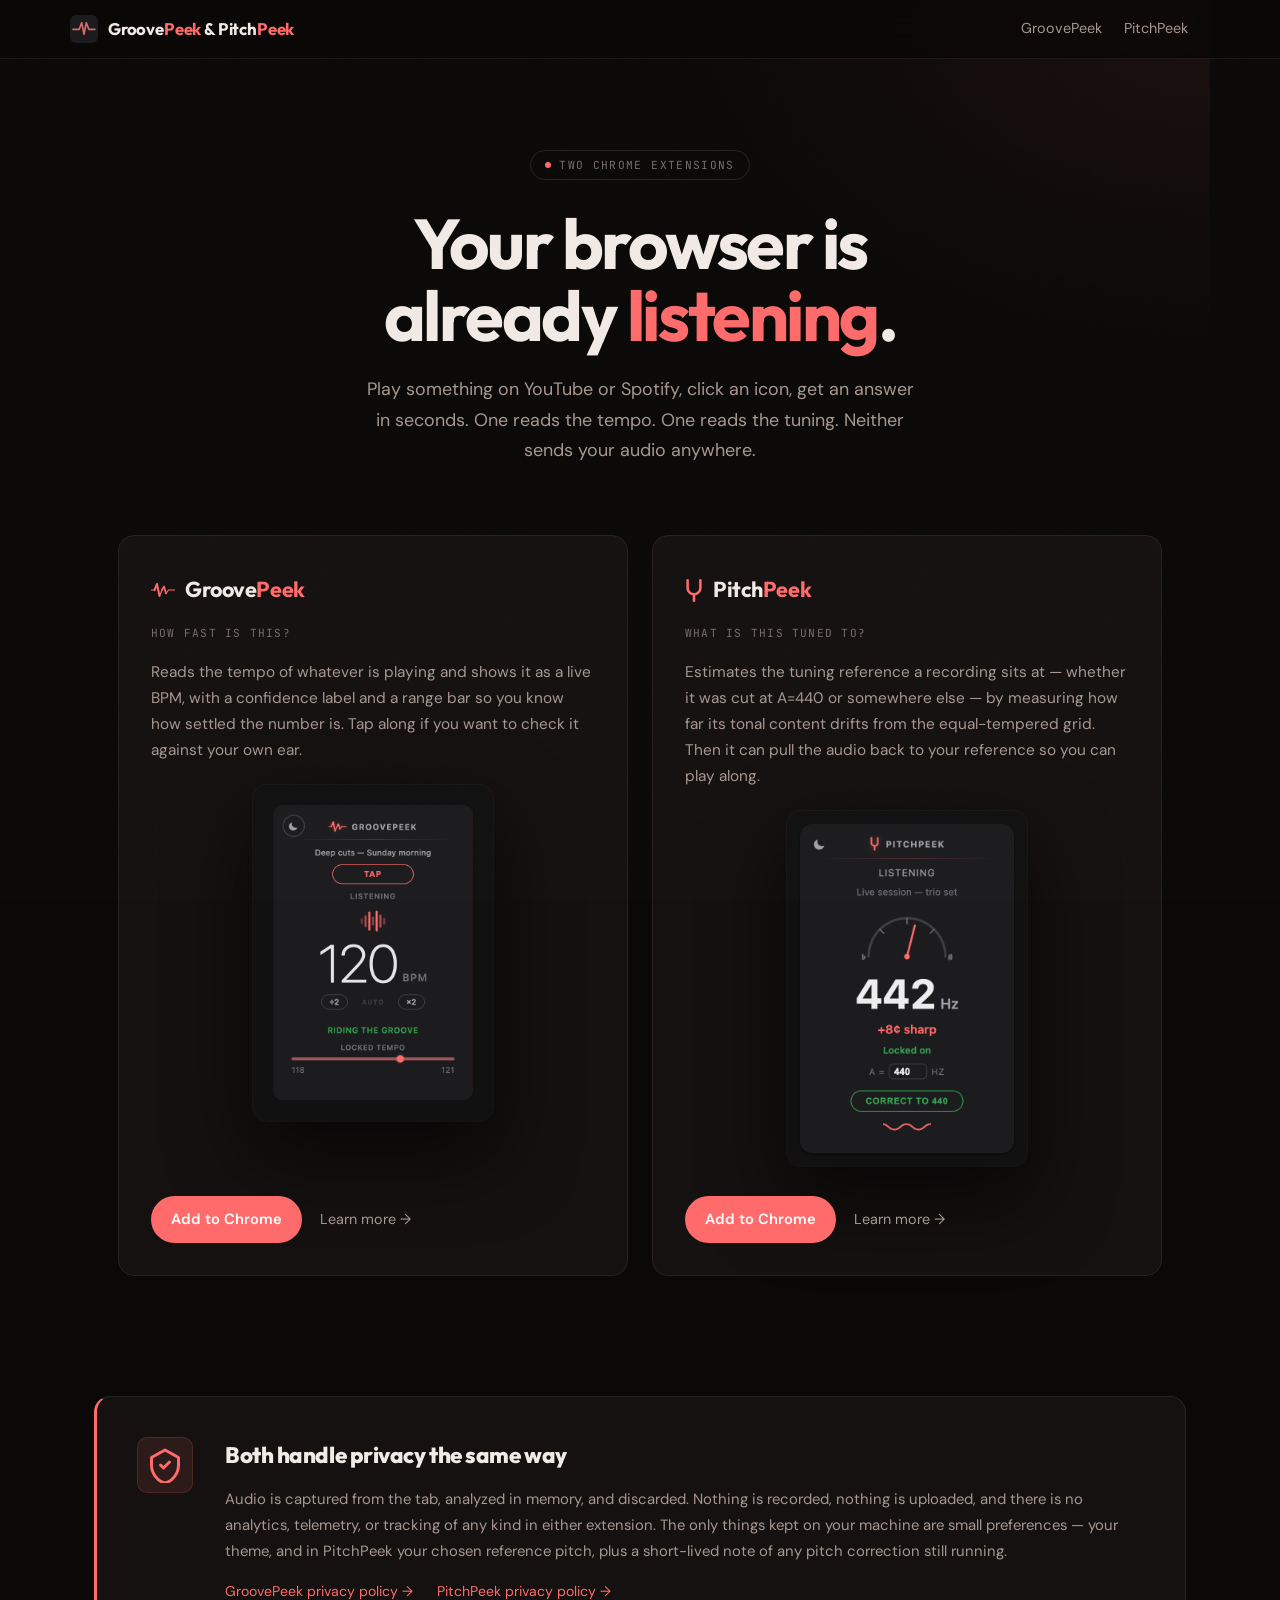
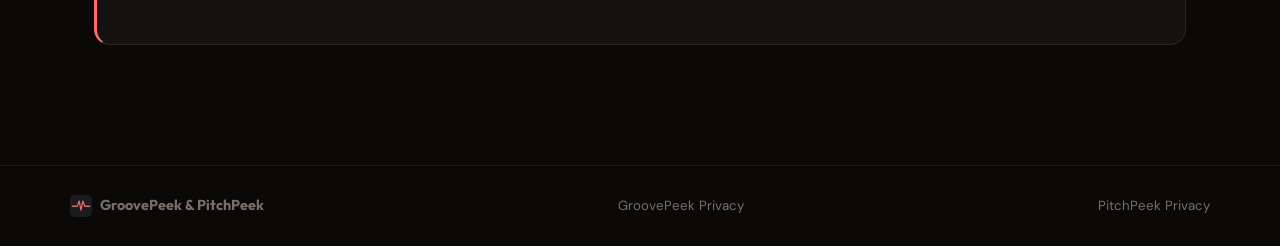
<file: index.html>
<!DOCTYPE html>
<html lang="en" style="color-scheme:dark">
<head>
  <meta charset="UTF-8" />
  <meta name="viewport" content="width=device-width, initial-scale=1.0" />
  <meta name="description" content="Two small Chrome extensions that listen to the tab you are already playing. GroovePeek reads the tempo. PitchPeek reads the tuning. Both run entirely on your device." />
  <title>GroovePeek &amp; PitchPeek — Read the music in your browser tab</title>
  <link rel="preconnect" href="https://fonts.googleapis.com">
  <link rel="preconnect" href="https://fonts.gstatic.com" crossorigin>
  <link href="https://fonts.googleapis.com/css2?family=Outfit:wght@200;400;500;600;700;800&family=JetBrains+Mono:wght@400;700&family=DM+Sans:ital,opsz,wght@0,9..40,400;0,9..40,500;0,9..40,600;1,9..40,400&display=swap" rel="stylesheet">
  <link rel="stylesheet" href="styles.css" />
</head>
<body>

  <nav class="nav">
    <div class="nav-inner">
      <a class="nav-logo" href="./">
        <img src="logo.svg" alt="" width="28" height="28">
        <span>Groove<em>Peek</em> &amp; Pitch<em>Peek</em></span>
      </a>
      <div class="nav-links">
        <a href="groovepeek.html">GroovePeek</a>
        <a href="pitchpeek.html">PitchPeek</a>
      </div>
    </div>
  </nav>

  <section class="hub-hero">
    <div class="hero-glow" aria-hidden="true"></div>
    <div class="hero-eyebrow">
      <span class="eyebrow-dot"></span>
      Two Chrome extensions
    </div>
    <h1>Your browser is<br>already <em>listening</em>.</h1>
    <p class="hub-lead">Play something on YouTube or Spotify, click an icon, get an answer in seconds. One reads the tempo. One reads the tuning. Neither sends your audio anywhere.</p>
  </section>

  <main>

    <div class="products-grid">

      <div class="product-card">
        <h2 class="product-mark">
          <svg width="24" height="16" viewBox="0 0 24 16" fill="none" aria-hidden="true">
            <polyline points="0,8 3.5,8" stroke="#FF6B6B" stroke-width="1.2" stroke-linecap="round" stroke-linejoin="round"/>
            <polyline points="3.5,8 6,2 8.5,14" stroke="#FF6B6B" stroke-width="2" stroke-linecap="round" stroke-linejoin="round"/>
            <polyline points="8.5,14 11,8" stroke="#FF6B6B" stroke-width="1.2" stroke-linecap="round" stroke-linejoin="round"/>
            <polyline points="11,8 13,4.5 15,11.5" stroke="#FF6B6B" stroke-width="1.7" stroke-linecap="round" stroke-linejoin="round"/>
            <polyline points="15,11.5 17.5,8 24,8" stroke="#FF6B6B" stroke-width="1.2" stroke-linecap="round" stroke-linejoin="round"/>
          </svg>
          <span>Groove<em>Peek</em></span>
        </h2>
        <div class="product-what">How fast is this?</div>
        <p>Reads the tempo of whatever is playing and shows it as a live BPM, with a confidence label and a range bar so you know how settled the number is. Tap along if you want to check it against your own ear.</p>
        <img class="product-shot" src="store-assets/gp-locked.png" alt="GroovePeek popup showing 120 BPM with a Riding the groove label and a Locked tempo range bar" />
        <div class="product-links">
          <a class="btn-primary" href="https://chromewebstore.google.com/detail/groovepeek/mmijdgikjbinbenjkfjkcbapladpjbog" target="_blank" rel="noopener">Add to Chrome</a>
          <a href="groovepeek.html">Learn more →</a>
        </div>
      </div>

      <div class="product-card">
        <h2 class="product-mark">
          <svg width="18" height="23" viewBox="0 0 28 36" fill="none" stroke="#FF6B6B" stroke-width="4" stroke-linecap="round" stroke-linejoin="round" aria-hidden="true">
            <path d="M4 2v12a10 10 0 0 0 20 0V2" /><path d="M14 24v10" />
          </svg>
          <span>Pitch<em>Peek</em></span>
        </h2>
        <div class="product-what">What is this tuned to?</div>
        <p>Estimates the tuning reference a recording sits at — whether it was cut at A=440 or somewhere else — by measuring how far its tonal content drifts from the equal-tempered grid. Then it can pull the audio back to your reference so you can play along.</p>
        <img class="product-shot" src="store-assets/pp-state-locked.png" alt="PitchPeek popup showing 442 Hz, plus 8 cents sharp, locked on" />
        <div class="product-links">
          <a class="btn-primary" href="https://chromewebstore.google.com/detail/pitchpeek/pfifebdclcdajalobjgemfbloaaoamgk" target="_blank" rel="noopener">Add to Chrome</a>
          <a href="pitchpeek.html">Learn more →</a>
        </div>
      </div>

    </div>

    <section class="privacy-section">
      <div class="privacy-card">
        <div class="privacy-shield" aria-hidden="true">
          <svg width="36" height="36" viewBox="0 0 24 24" fill="none">
            <path d="M12 2L3 7v5c0 5.55 3.84 10.74 9 12 5.16-1.26 9-6.45 9-12V7l-9-5z" stroke="currentColor" stroke-width="2" stroke-linejoin="round"/>
            <path d="M9 12l2 2 4-4" stroke="currentColor" stroke-width="2" stroke-linecap="round" stroke-linejoin="round"/>
          </svg>
        </div>
        <div>
          <h2 class="privacy-heading">Both handle privacy the same way</h2>
          <p>Audio is captured from the tab, analyzed in memory, and discarded. Nothing is recorded, nothing is uploaded, and there is no analytics, telemetry, or tracking of any kind in either extension. The only things kept on your machine are small preferences — your theme, and in PitchPeek your chosen reference pitch, plus a short-lived note of any pitch correction still running.</p>
          <a href="privacy.html" class="privacy-link">GroovePeek privacy policy →</a>
          <a href="pitchpeek-privacy.html" class="privacy-link">PitchPeek privacy policy →</a>
        </div>
      </div>
    </section>

  </main>

  <footer class="site-footer">
    <div class="footer-inner">
      <div class="footer-brand">
        <img src="logo.svg" alt="" width="22" height="22">
        <span>GroovePeek &amp; PitchPeek</span>
      </div>
      <a href="privacy.html">GroovePeek Privacy</a>
      <a href="pitchpeek-privacy.html">PitchPeek Privacy</a>
    </div>
  </footer>

</body>
</html>
</file>
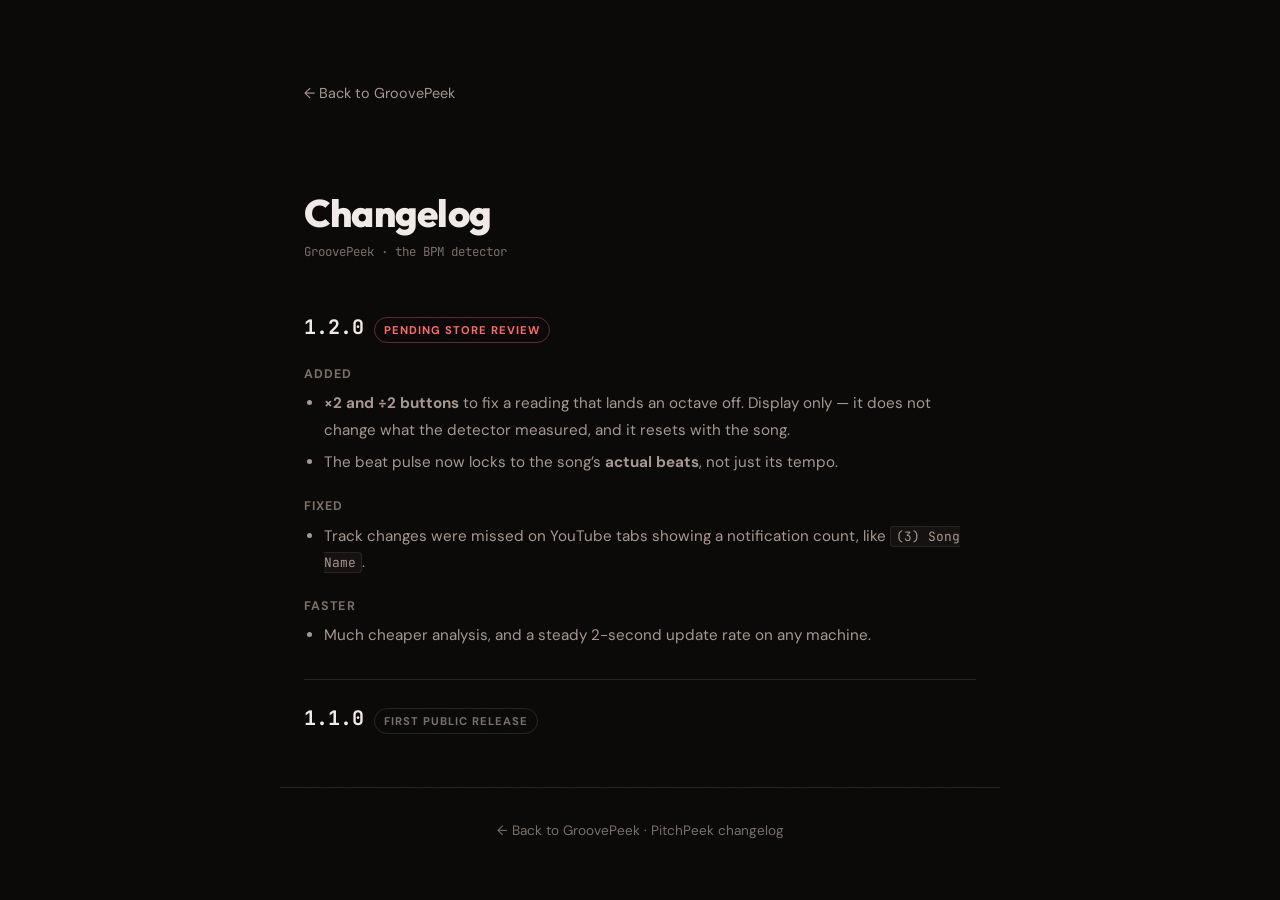
<file: changelog.html>
<!DOCTYPE html>
<html lang="en" style="color-scheme:dark">
<head>
  <meta charset="UTF-8" />
  <meta name="viewport" content="width=device-width, initial-scale=1.0" />
  <meta name="description" content="Release history for the GroovePeek Chrome extension." />
  <title>Changelog — GroovePeek</title>
  <link rel="stylesheet" href="styles.css" />
</head>
<body>

<header style="text-align:left; padding-bottom: 40px;">
  <a href="groovepeek.html" style="color: var(--text-mid); font-size: 0.9rem;">&larr; Back to GroovePeek</a>
</header>

<main class="prose">

  <h1>Changelog</h1>
  <p class="updated">GroovePeek &middot; the BPM detector</p>

  <div class="release">
    <div class="release-head">
      <span class="release-version">1.2.0</span>
      <span class="release-status release-pending">Pending store review</span>
    </div>

    <h3>Added</h3>
    <ul>
      <li><strong>&times;2 and &divide;2 buttons</strong> to fix a reading that lands an octave off. Display only &mdash; it does not change what the detector measured, and it resets with the song.</li>
      <li>The beat pulse now locks to the song&rsquo;s <strong>actual beats</strong>, not just its tempo.</li>
    </ul>

    <h3>Fixed</h3>
    <ul>
      <li>Track changes were missed on YouTube tabs showing a notification count, like <code>(3) Song Name</code>.</li>
    </ul>

    <h3>Faster</h3>
    <ul>
      <li>Much cheaper analysis, and a steady 2-second update rate on any machine.</li>
    </ul>
  </div>

  <div class="release">
    <div class="release-head">
      <span class="release-version">1.1.0</span>
      <span class="release-status">First public release</span>
    </div>
  </div>

</main>

<footer>
  <p><a href="groovepeek.html">&larr; Back to GroovePeek</a> &middot; <a href="pitchpeek-changelog.html">PitchPeek changelog</a></p>
</footer>

</body>
</html>
</file>
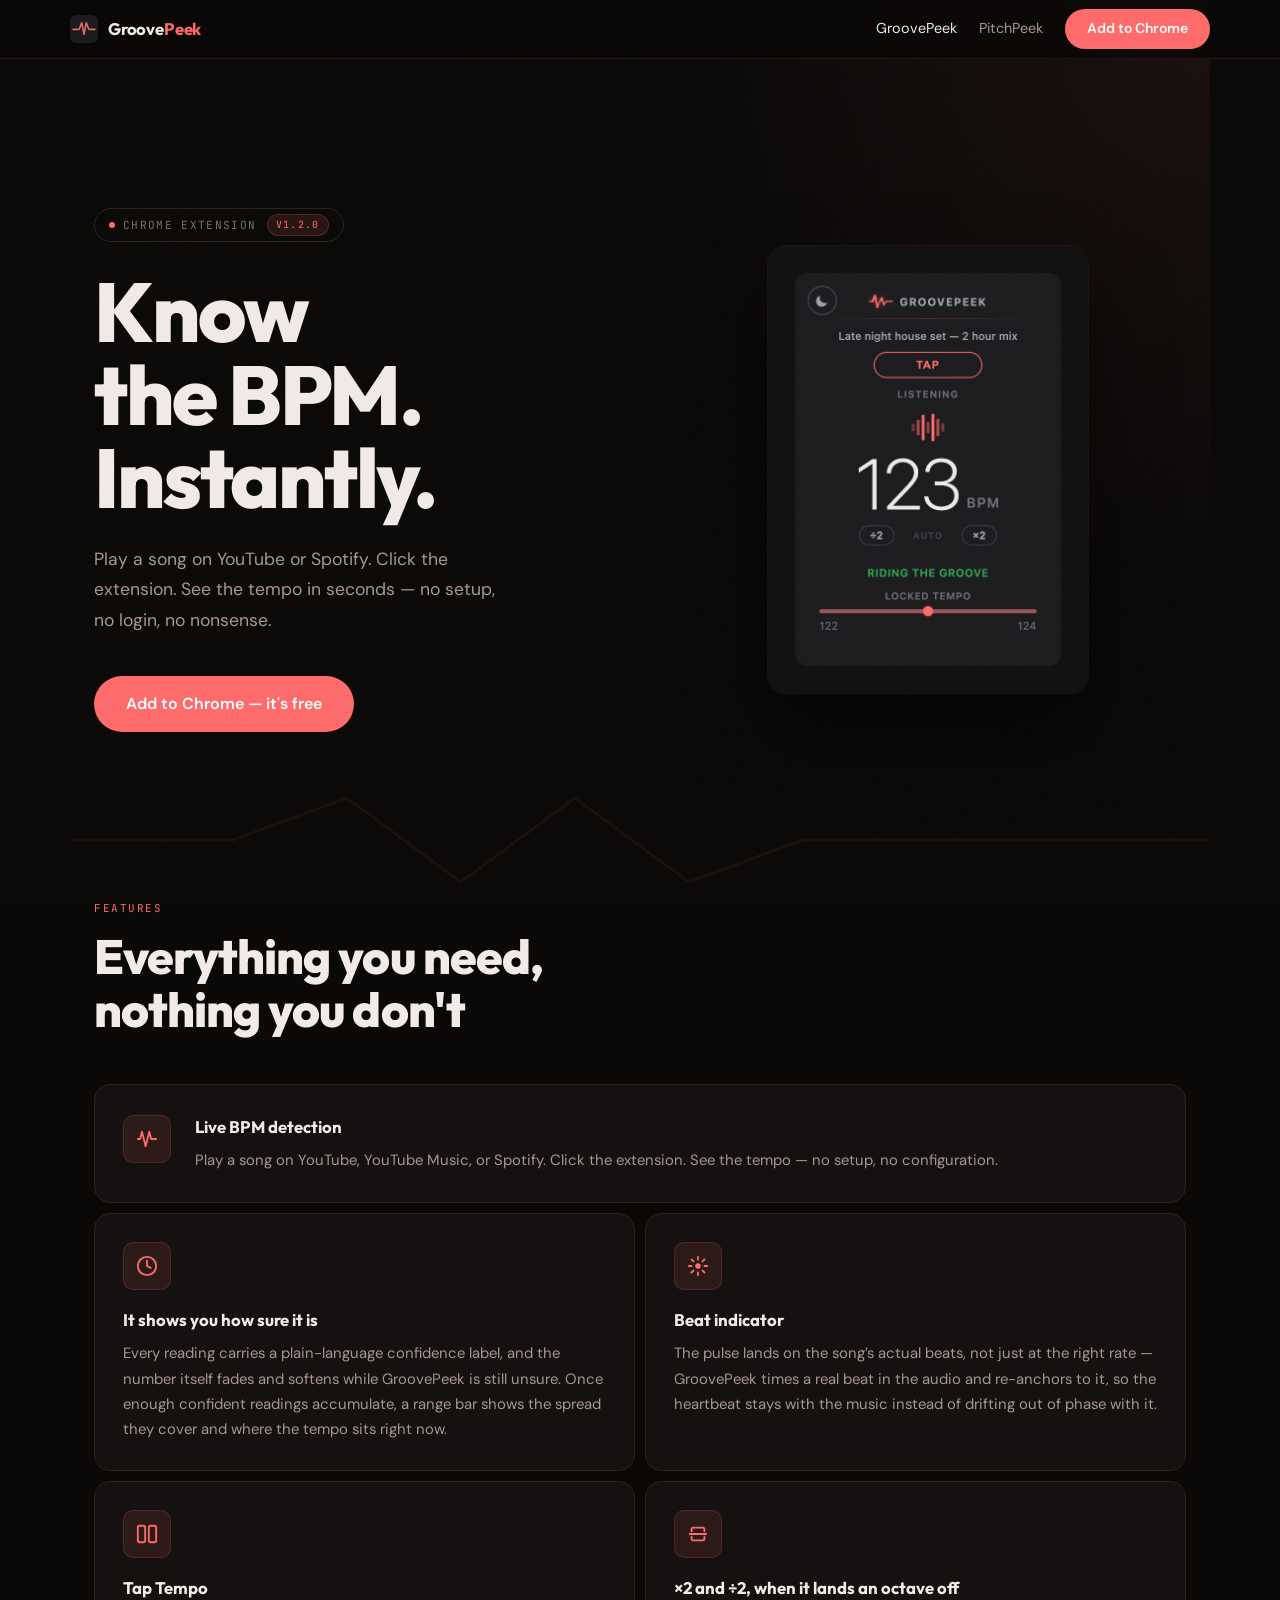
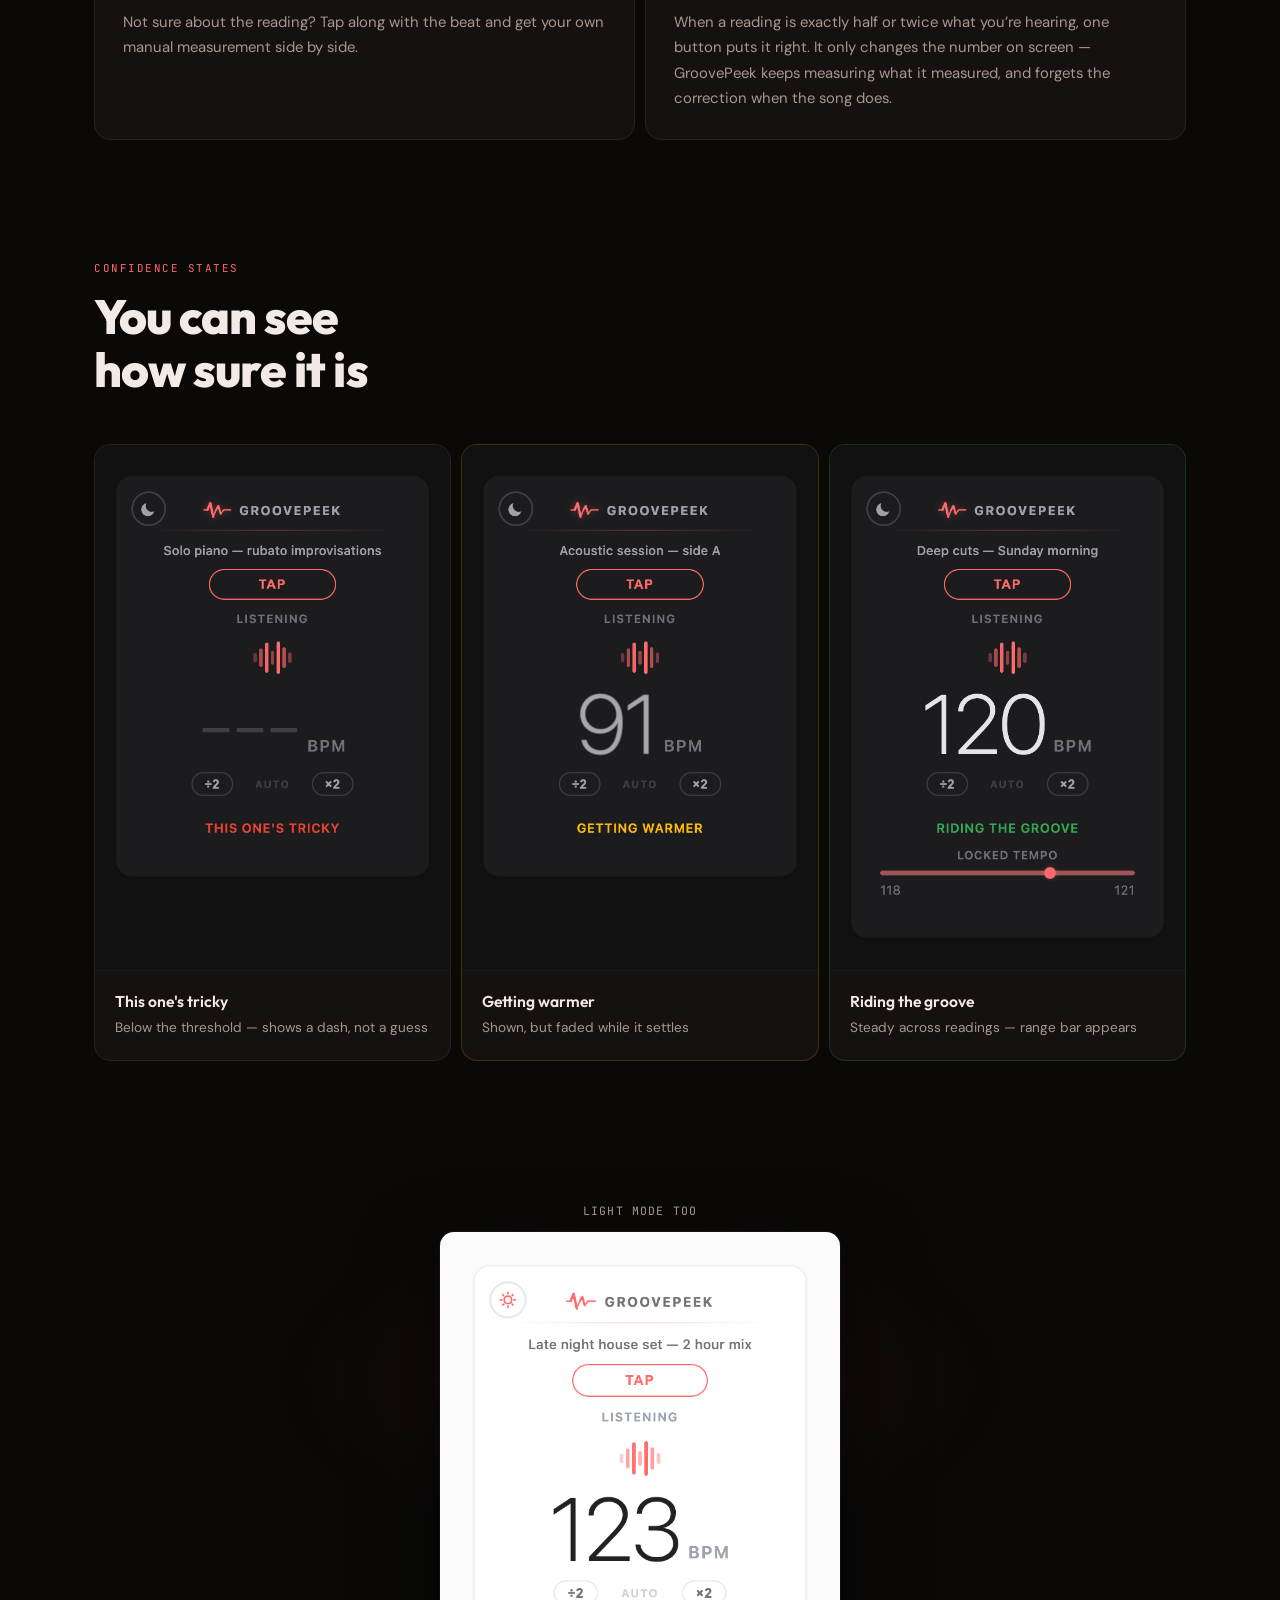
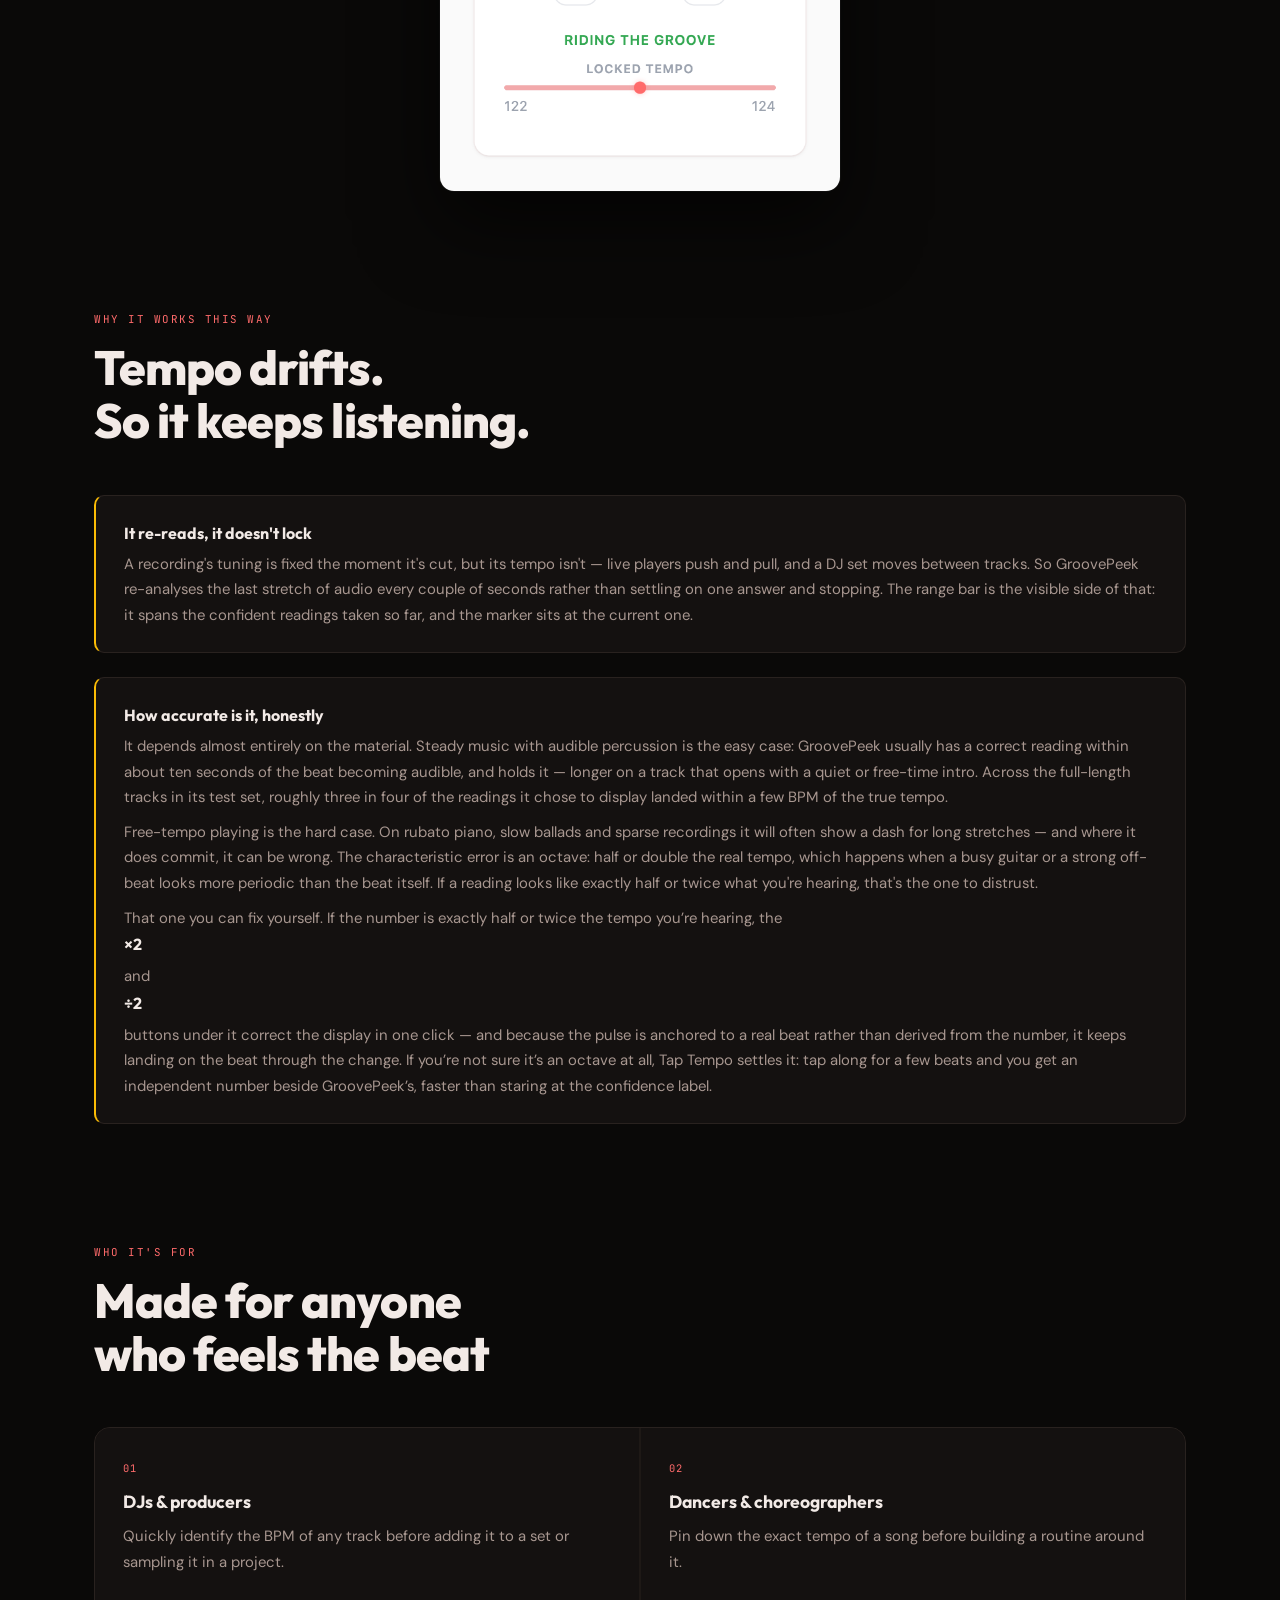
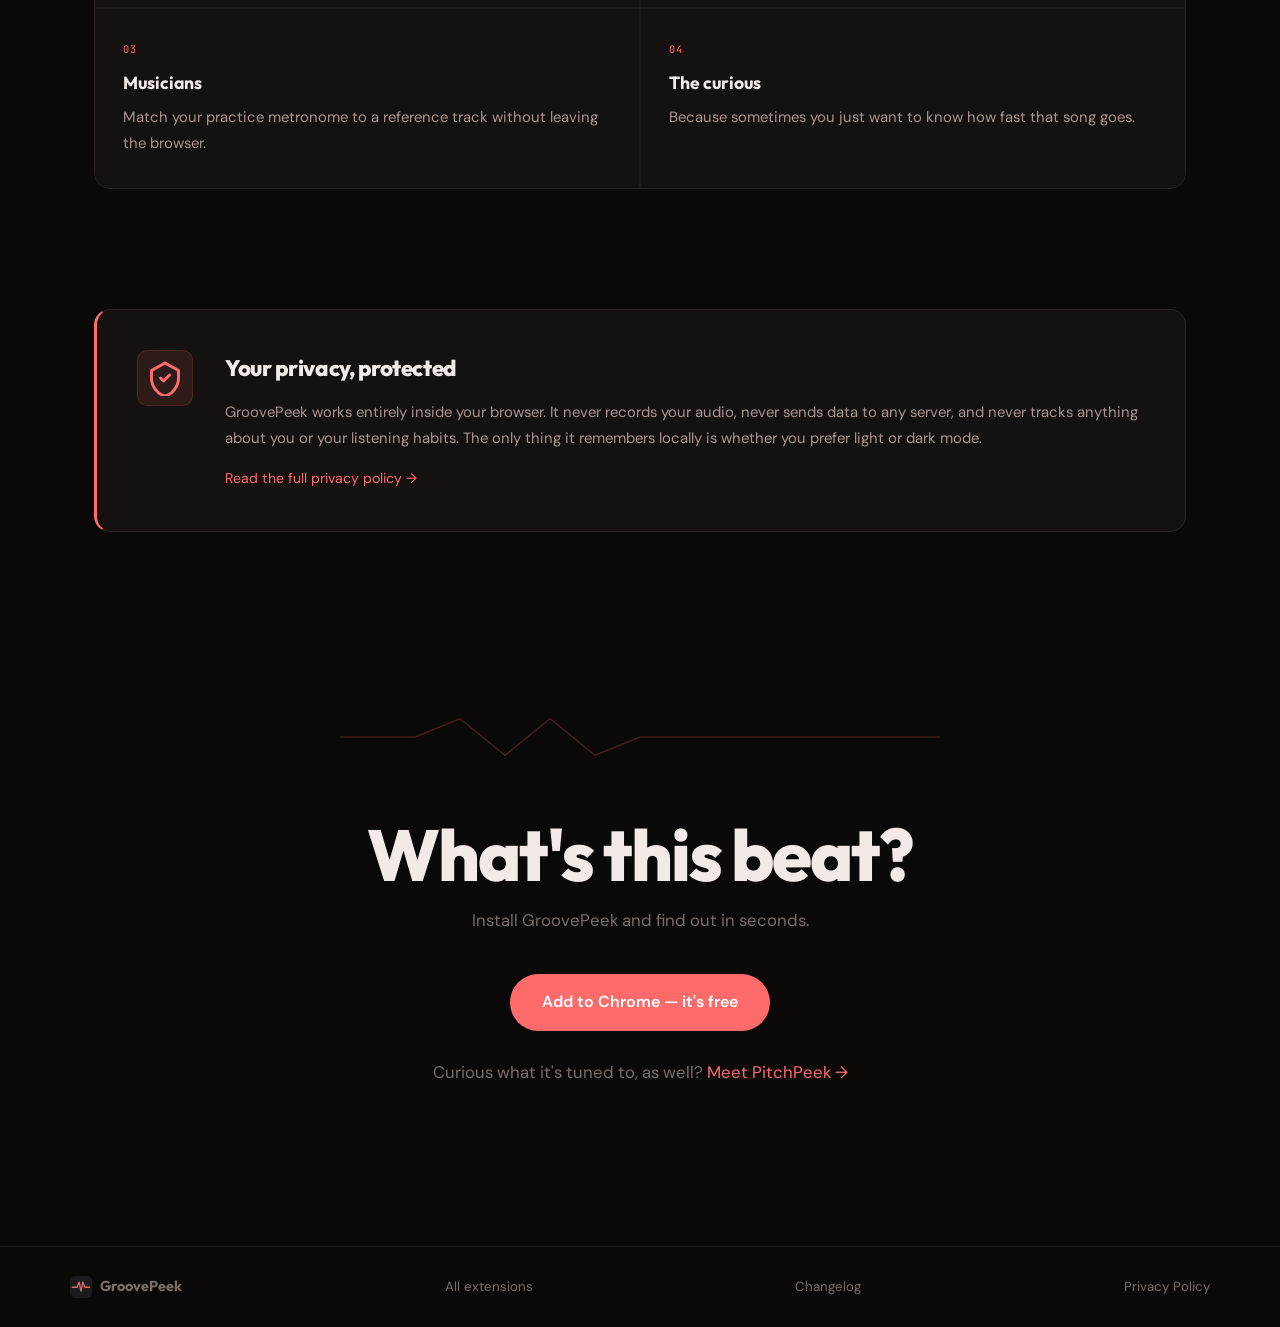
<file: groovepeek.html>
<!DOCTYPE html>
<html lang="en" style="color-scheme:dark">
<head>
  <meta charset="UTF-8" />
  <meta name="viewport" content="width=device-width, initial-scale=1.0" />
  <meta name="description" content="GroovePeek detects the BPM of any song playing on YouTube, YouTube Music, or Spotify — live in your browser. Confidence label, visual BPM range bar, Tap Tempo. No setup, no login." />
  <title>GroovePeek — Know the BPM of any song, instantly</title>
  <link rel="preconnect" href="https://fonts.googleapis.com">
  <link rel="preconnect" href="https://fonts.gstatic.com" crossorigin>
  <link href="https://fonts.googleapis.com/css2?family=Outfit:wght@200;400;500;600;700;800&family=JetBrains+Mono:wght@400;700&family=DM+Sans:ital,opsz,wght@0,9..40,400;0,9..40,500;0,9..40,600;1,9..40,400&display=swap" rel="stylesheet">
  <link rel="stylesheet" href="styles.css" />
</head>
<body>

  <nav class="nav">
    <div class="nav-inner">
      <a class="nav-logo" href="./">
        <img src="logo.svg" alt="" width="28" height="28">
        <span>Groove<em>Peek</em></span>
      </a>
      <div class="nav-links">
        <a href="groovepeek.html" aria-current="page">GroovePeek</a>
        <a href="pitchpeek.html">PitchPeek</a>
      </div>
      <a class="nav-cta" href="https://chromewebstore.google.com/detail/groovepeek/mmijdgikjbinbenjkfjkcbapladpjbog" target="_blank" rel="noopener">
        Add to Chrome
      </a>
    </div>
  </nav>

  <section class="hero">
    <div class="hero-glow" aria-hidden="true"></div>
    <div class="hero-wave" aria-hidden="true">
      <svg viewBox="0 0 1400 120" preserveAspectRatio="none" fill="none">
        <polyline class="hero-wave-line" points="0,60 200,60 340,18 480,102 620,18 760,102 900,60 1400,60" />
      </svg>
    </div>

    <div class="hero-content">
      <div class="hero-eyebrow">
        <span class="eyebrow-dot"></span>
        Chrome Extension
        <a class="eyebrow-version" href="changelog.html" title="See what changed">v1.2.0</a>
      </div>
      <h1>Know the&nbsp;BPM.<br>Instantly.</h1>
      <p class="hero-lead">Play a song on YouTube or Spotify. Click the extension. See the tempo in seconds — no setup, no login, no nonsense.</p>
      <a class="btn-primary" href="https://chromewebstore.google.com/detail/groovepeek/mmijdgikjbinbenjkfjkcbapladpjbog" target="_blank" rel="noopener">
        Add to Chrome — it's free
      </a>
    </div>

    <img class="hero-shot" src="store-assets/gp-hero.png" alt="GroovePeek popup showing 123 BPM, a Riding the groove label and a Locked tempo range bar" />
  </section>

  <main>

    <section class="features-section">
      <div class="section-label">Features</div>
      <h2 class="section-heading">Everything you need,<br>nothing you&nbsp;don't</h2>
      <div class="features-grid">
        <div class="feature-card f-wide">
          <div class="feature-icon-wrap">
            <svg width="22" height="22" viewBox="0 0 24 24" fill="none" aria-hidden="true">
              <path d="M2 12h2.5l2-8 4 16 4-16 2 8H22" stroke="currentColor" stroke-width="2" stroke-linecap="round" stroke-linejoin="round"/>
            </svg>
          </div>
          <div>
            <strong>Live BPM detection</strong>
            <p>Play a song on YouTube, YouTube Music, or Spotify. Click the extension. See the tempo — no setup, no configuration.</p>
          </div>
        </div>
        <div class="feature-card">
          <div class="feature-icon-wrap">
            <svg width="22" height="22" viewBox="0 0 24 24" fill="none" aria-hidden="true">
              <circle cx="12" cy="12" r="10" stroke="currentColor" stroke-width="2"/>
              <path d="M12 6v6l4 2" stroke="currentColor" stroke-width="2" stroke-linecap="round"/>
            </svg>
          </div>
          <strong>It shows you how sure it is</strong>
          <p>Every reading carries a plain-language confidence label, and the number itself fades and softens while GroovePeek is still unsure. Once enough confident readings accumulate, a range bar shows the spread they cover and where the tempo sits right now.</p>
        </div>
        <div class="feature-card">
          <div class="feature-icon-wrap">
            <svg width="22" height="22" viewBox="0 0 24 24" fill="none" aria-hidden="true">
              <circle cx="12" cy="12" r="3" fill="currentColor"/>
              <path d="M12 2v3M12 19v3M2 12h3M19 12h3" stroke="currentColor" stroke-width="2" stroke-linecap="round"/>
              <path d="M4.93 4.93l2.12 2.12M16.95 16.95l2.12 2.12M19.07 4.93l-2.12 2.12M7.05 16.95l-2.12 2.12" stroke="currentColor" stroke-width="2" stroke-linecap="round"/>
            </svg>
          </div>
          <strong>Beat indicator</strong>
          <p>The pulse lands on the song&rsquo;s actual beats, not just at the right rate — GroovePeek times a real beat in the audio and re-anchors to it, so the heartbeat stays with the music instead of drifting out of phase with it.</p>
        </div>
        <div class="feature-card">
          <div class="feature-icon-wrap">
            <svg width="22" height="22" viewBox="0 0 24 24" fill="none" aria-hidden="true">
              <rect x="2" y="3" width="8" height="18" rx="2" stroke="currentColor" stroke-width="2"/>
              <rect x="14" y="3" width="8" height="18" rx="2" stroke="currentColor" stroke-width="2"/>
            </svg>
          </div>
          <strong>Tap Tempo</strong>
          <p>Not sure about the reading? Tap along with the beat and get your own manual measurement side by side.</p>
        </div>
        <div class="feature-card">
          <div class="feature-icon-wrap">
            <svg width="22" height="22" viewBox="0 0 24 24" fill="none" aria-hidden="true">
              <path d="M5 9V7a2 2 0 012-2h10a2 2 0 012 2v2" stroke="currentColor" stroke-width="2" stroke-linecap="round"/>
              <path d="M19 15v2a2 2 0 01-2 2H7a2 2 0 01-2-2v-2" stroke="currentColor" stroke-width="2" stroke-linecap="round"/>
              <path d="M3 12h18" stroke="currentColor" stroke-width="2" stroke-linecap="round"/>
            </svg>
          </div>
          <strong>&times;2 and &divide;2, when it lands an octave off</strong>
          <p>When a reading is exactly half or twice what you&rsquo;re hearing, one button puts it right. It only changes the number on screen — GroovePeek keeps measuring what it measured, and forgets the correction when the song does.</p>
        </div>
      </div>
    </section>

    <section class="states-section">
      <div class="section-label">Confidence states</div>
      <h2 class="section-heading">You can see<br>how sure it is</h2>
      <div class="states-grid">

        <div class="state-card">
          <img class="state-shot" src="store-assets/gp-tricky.png" alt="GroovePeek popup showing a dash instead of a BPM value, with a This one's tricky label" />
          <div class="state-caption">
            <strong>This one's tricky</strong>
            <span>Below the threshold — shows a dash, not a guess</span>
          </div>
        </div>

        <div class="state-card state-mid">
          <img class="state-shot" src="store-assets/gp-warming.png" alt="GroovePeek popup showing a faded 91 BPM with a Getting warmer label" />
          <div class="state-caption">
            <strong>Getting warmer</strong>
            <span>Shown, but faded while it settles</span>
          </div>
        </div>

        <div class="state-card state-locked">
          <img class="state-shot" src="store-assets/gp-locked.png" alt="GroovePeek popup showing 120 BPM with a Riding the groove label and a Locked tempo range bar" />
          <div class="state-caption">
            <strong>Riding the groove</strong>
            <span>Steady across readings — range bar appears</span>
          </div>
        </div>

      </div>
    </section>

    <section class="screenshot-section">
      <div class="screenshot-halo"></div>
      <div class="screenshot-duo" style="grid-template-columns:1fr;max-width:420px">
        <div class="screenshot-item">
          <div class="screenshot-item-label">Light mode too</div>
          <img src="store-assets/gp-light.png" alt="GroovePeek popup in the light theme showing 123 BPM" />
        </div>
      </div>
    </section>

    <section class="features-section">
      <div class="section-label">Why it works this way</div>
      <h2 class="section-heading">Tempo drifts.<br>So it keeps listening.</h2>
      <div class="callout" style="margin-bottom:24px">
        <strong>It re-reads, it doesn't lock</strong>
        <p>A recording's tuning is fixed the moment it's cut, but its tempo isn't — live players push and pull, and a DJ set moves between tracks. So GroovePeek re-analyses the last stretch of audio every couple of seconds rather than settling on one answer and stopping. The range bar is the visible side of that: it spans the confident readings taken so far, and the marker sits at the current one.</p>
      </div>
      <div class="callout">
        <strong>How accurate is it, honestly</strong>
        <p>It depends almost entirely on the material. Steady music with audible percussion is the easy case: GroovePeek usually has a correct reading within about ten seconds of the beat becoming audible, and holds it — longer on a track that opens with a quiet or free-time intro. Across the full-length tracks in its test set, roughly three in four of the readings it chose to display landed within a few BPM of the true tempo.</p>
        <p>Free-tempo playing is the hard case. On rubato piano, slow ballads and sparse recordings it will often show a dash for long stretches — and where it does commit, it can be wrong. The characteristic error is an octave: half or double the real tempo, which happens when a busy guitar or a strong off-beat looks more periodic than the beat itself. If a reading looks like exactly half or twice what you're hearing, that's the one to distrust.</p>
        <p>That one you can fix yourself. If the number is exactly half or twice the tempo you&rsquo;re hearing, the <strong>&times;2</strong> and <strong>&divide;2</strong> buttons under it correct the display in one click — and because the pulse is anchored to a real beat rather than derived from the number, it keeps landing on the beat through the change. If you&rsquo;re not sure it&rsquo;s an octave at all, Tap Tempo settles it: tap along for a few beats and you get an independent number beside GroovePeek&rsquo;s, faster than staring at the confidence label.</p>
      </div>
    </section>

    <section class="audience-section">
      <div class="section-label">Who it's for</div>
      <h2 class="section-heading">Made for anyone<br>who feels the beat</h2>
      <div class="audience-grid">
        <div class="audience-card">
          <div class="audience-num">01</div>
          <strong>DJs &amp; producers</strong>
          <p>Quickly identify the BPM of any track before adding it to a set or sampling it in a project.</p>
        </div>
        <div class="audience-card">
          <div class="audience-num">02</div>
          <strong>Dancers &amp; choreographers</strong>
          <p>Pin down the exact tempo of a song before building a routine around it.</p>
        </div>
        <div class="audience-card">
          <div class="audience-num">03</div>
          <strong>Musicians</strong>
          <p>Match your practice metronome to a reference track without leaving the browser.</p>
        </div>
        <div class="audience-card">
          <div class="audience-num">04</div>
          <strong>The curious</strong>
          <p>Because sometimes you just want to know how fast that song goes.</p>
        </div>
      </div>
    </section>

    <section class="privacy-section">
      <div class="privacy-card">
        <div class="privacy-shield" aria-hidden="true">
          <svg width="36" height="36" viewBox="0 0 24 24" fill="none">
            <path d="M12 2L3 7v5c0 5.55 3.84 10.74 9 12 5.16-1.26 9-6.45 9-12V7l-9-5z" stroke="currentColor" stroke-width="2" stroke-linejoin="round"/>
            <path d="M9 12l2 2 4-4" stroke="currentColor" stroke-width="2" stroke-linecap="round" stroke-linejoin="round"/>
          </svg>
        </div>
        <div>
          <h2 class="privacy-heading">Your privacy, protected</h2>
          <p>GroovePeek works entirely inside your browser. It never records your audio, never sends data to any server, and never tracks anything about you or your listening habits. The only thing it remembers locally is whether you prefer light or dark mode.</p>
          <a href="privacy.html" class="privacy-link">Read the full privacy policy →</a>
        </div>
      </div>
    </section>

    <section class="cta-section">
      <div class="cta-wave" aria-hidden="true">
        <svg viewBox="0 0 800 60" preserveAspectRatio="none" fill="none">
          <polyline class="cta-wave-line" points="0,30 100,30 160,8 220,52 280,8 340,52 400,30 800,30" />
        </svg>
      </div>
      <h2 class="cta-heading">What's this beat?</h2>
      <p class="cta-sub">Install GroovePeek and find out in seconds.</p>
      <a class="btn-primary" href="https://chromewebstore.google.com/detail/groovepeek/mmijdgikjbinbenjkfjkcbapladpjbog" target="_blank" rel="noopener">
        Add to Chrome — it's free
      </a>
      <p class="cta-sub" style="margin-top:28px">Curious what it's tuned to, as well? <a href="pitchpeek.html" style="color:var(--accent)">Meet PitchPeek →</a></p>
    </section>

  </main>

  <footer class="site-footer">
    <div class="footer-inner">
      <div class="footer-brand">
        <img src="logo.svg" alt="" width="22" height="22">
        <span>GroovePeek</span>
      </div>
      <a href="./">All extensions</a>
      <a href="changelog.html">Changelog</a>
      <a href="privacy.html">Privacy Policy</a>
    </div>
  </footer>

</body>
</html>
</file>
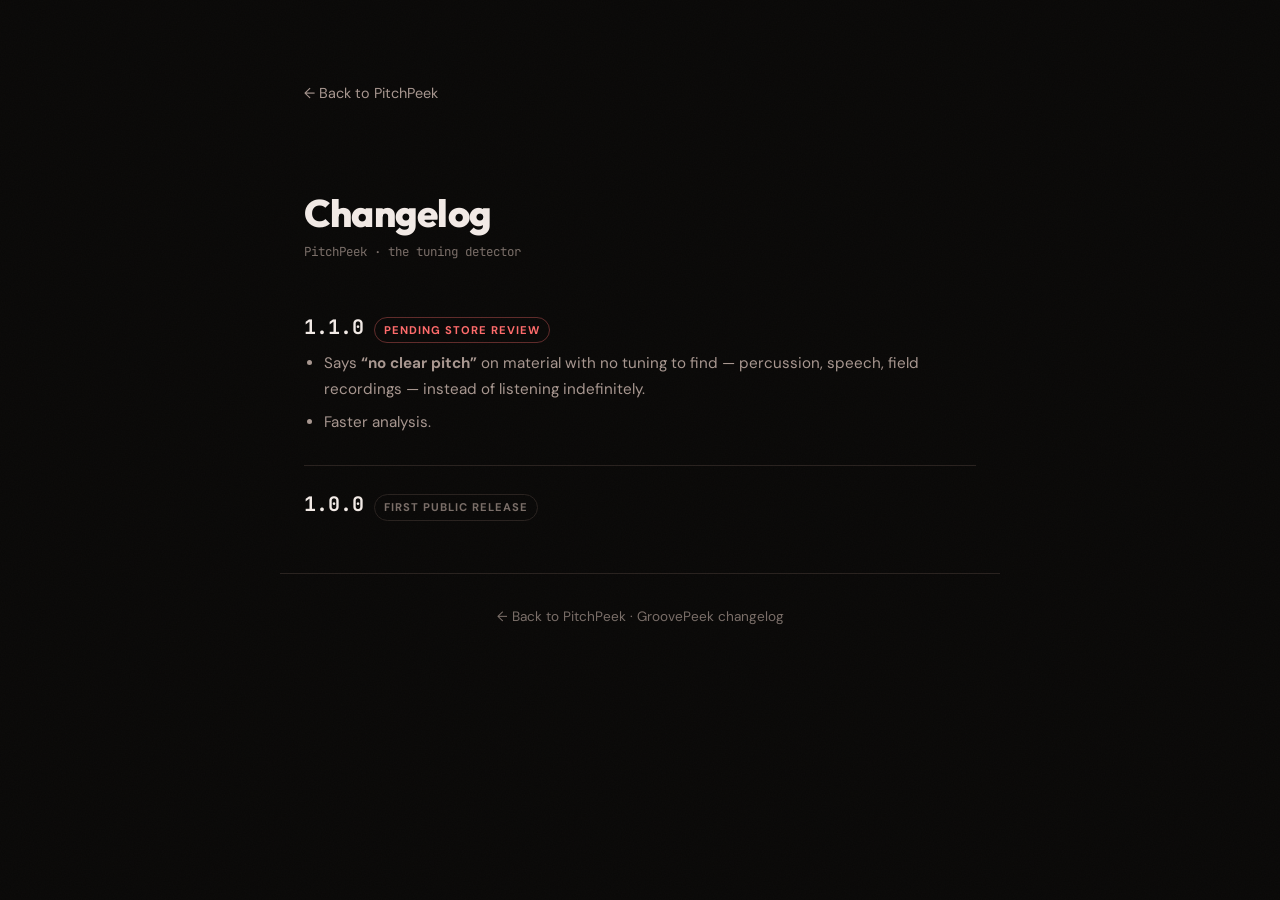
<file: pitchpeek-changelog.html>
<!DOCTYPE html>
<html lang="en" style="color-scheme:dark">
<head>
  <meta charset="UTF-8" />
  <meta name="viewport" content="width=device-width, initial-scale=1.0" />
  <meta name="description" content="Release history for the PitchPeek Chrome extension." />
  <title>Changelog — PitchPeek</title>
  <link rel="stylesheet" href="styles.css" />
</head>
<body>

<header style="text-align:left; padding-bottom: 40px;">
  <a href="pitchpeek.html" style="color: var(--text-mid); font-size: 0.9rem;">&larr; Back to PitchPeek</a>
</header>

<main class="prose">

  <h1>Changelog</h1>
  <p class="updated">PitchPeek &middot; the tuning detector</p>

  <div class="release">
    <div class="release-head">
      <span class="release-version">1.1.0</span>
      <span class="release-status release-pending">Pending store review</span>
    </div>
    <ul>
      <li>Says <strong>&ldquo;no clear pitch&rdquo;</strong> on material with no tuning to find &mdash; percussion, speech, field recordings &mdash; instead of listening indefinitely.</li>
      <li>Faster analysis.</li>
    </ul>
  </div>

  <div class="release">
    <div class="release-head">
      <span class="release-version">1.0.0</span>
      <span class="release-status">First public release</span>
    </div>
  </div>

</main>

<footer>
  <p><a href="pitchpeek.html">&larr; Back to PitchPeek</a> &middot; <a href="changelog.html">GroovePeek changelog</a></p>
</footer>

</body>
</html>
</file>
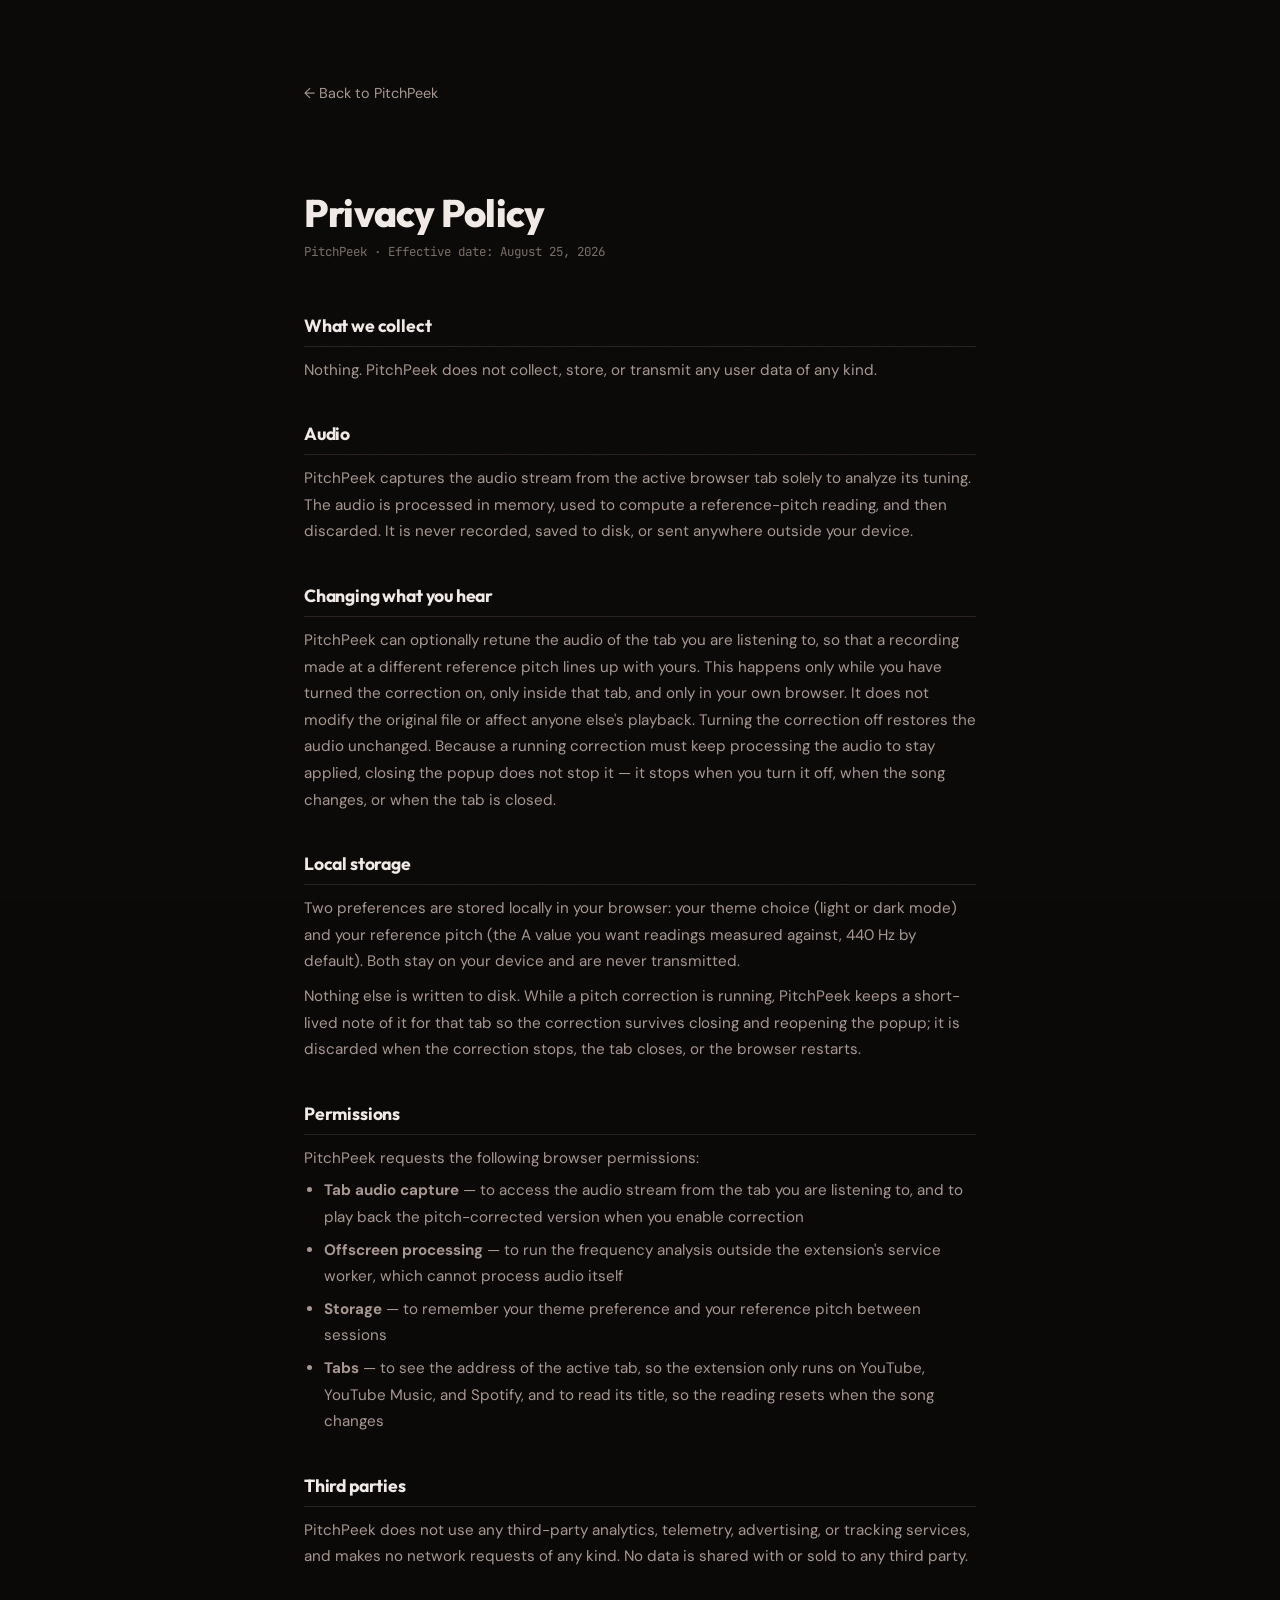
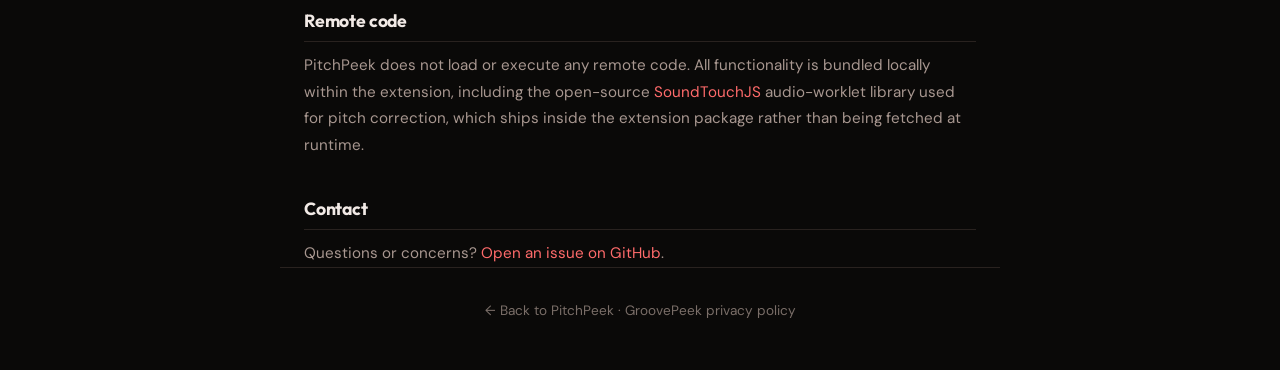
<file: pitchpeek-privacy.html>
<!DOCTYPE html>
<html lang="en" style="color-scheme:dark">
<head>
  <meta charset="UTF-8" />
  <meta name="viewport" content="width=device-width, initial-scale=1.0" />
  <title>Privacy Policy — PitchPeek</title>
  <link rel="stylesheet" href="styles.css" />
</head>
<body>

<header style="text-align:left; padding-bottom: 40px;">
  <a href="pitchpeek.html" style="color: var(--text-mid); font-size: 0.9rem;">← Back to PitchPeek</a>
</header>

<main class="prose">

  <h1>Privacy Policy</h1>
  <p class="updated">PitchPeek · Effective date: August 25, 2026</p>

  <h2>What we collect</h2>
  <p>Nothing. PitchPeek does not collect, store, or transmit any user data of any kind.</p>

  <h2>Audio</h2>
  <p>PitchPeek captures the audio stream from the active browser tab solely to analyze its tuning. The audio is processed in memory, used to compute a reference-pitch reading, and then discarded. It is never recorded, saved to disk, or sent anywhere outside your device.</p>

  <h2>Changing what you hear</h2>
  <p>PitchPeek can optionally retune the audio of the tab you are listening to, so that a recording made at a different reference pitch lines up with yours. This happens only while you have turned the correction on, only inside that tab, and only in your own browser. It does not modify the original file or affect anyone else's playback. Turning the correction off restores the audio unchanged. Because a running correction must keep processing the audio to stay applied, closing the popup does not stop it — it stops when you turn it off, when the song changes, or when the tab is closed.</p>

  <h2>Local storage</h2>
  <p>Two preferences are stored locally in your browser: your theme choice (light or dark mode) and your reference pitch (the A value you want readings measured against, 440 Hz by default). Both stay on your device and are never transmitted.</p>
  <p>Nothing else is written to disk. While a pitch correction is running, PitchPeek keeps a short-lived note of it for that tab so the correction survives closing and reopening the popup; it is discarded when the correction stops, the tab closes, or the browser restarts.</p>

  <h2>Permissions</h2>
  <p>PitchPeek requests the following browser permissions:</p>
  <ul>
    <li><strong>Tab audio capture</strong> — to access the audio stream from the tab you are listening to, and to play back the pitch-corrected version when you enable correction</li>
    <li><strong>Offscreen processing</strong> — to run the frequency analysis outside the extension's service worker, which cannot process audio itself</li>
    <li><strong>Storage</strong> — to remember your theme preference and your reference pitch between sessions</li>
    <li><strong>Tabs</strong> — to see the address of the active tab, so the extension only runs on YouTube, YouTube Music, and Spotify, and to read its title, so the reading resets when the song changes</li>
  </ul>

  <h2>Third parties</h2>
  <p>PitchPeek does not use any third-party analytics, telemetry, advertising, or tracking services, and makes no network requests of any kind. No data is shared with or sold to any third party.</p>

  <h2>Remote code</h2>
  <p>PitchPeek does not load or execute any remote code. All functionality is bundled locally within the extension, including the open-source <a href="https://github.com/cutterbl/SoundTouchJS" target="_blank" rel="noopener">SoundTouchJS</a> audio-worklet library used for pitch correction, which ships inside the extension package rather than being fetched at runtime.</p>

  <h2>Contact</h2>
  <p>Questions or concerns? <a href="https://github.com/damfernandes/groovepeek-docs/issues" target="_blank" rel="noopener">Open an issue on GitHub</a>.</p>

</main>

<footer>
  <p><a href="pitchpeek.html">← Back to PitchPeek</a> · <a href="privacy.html">GroovePeek privacy policy</a></p>
</footer>

</body>
</html>
</file>
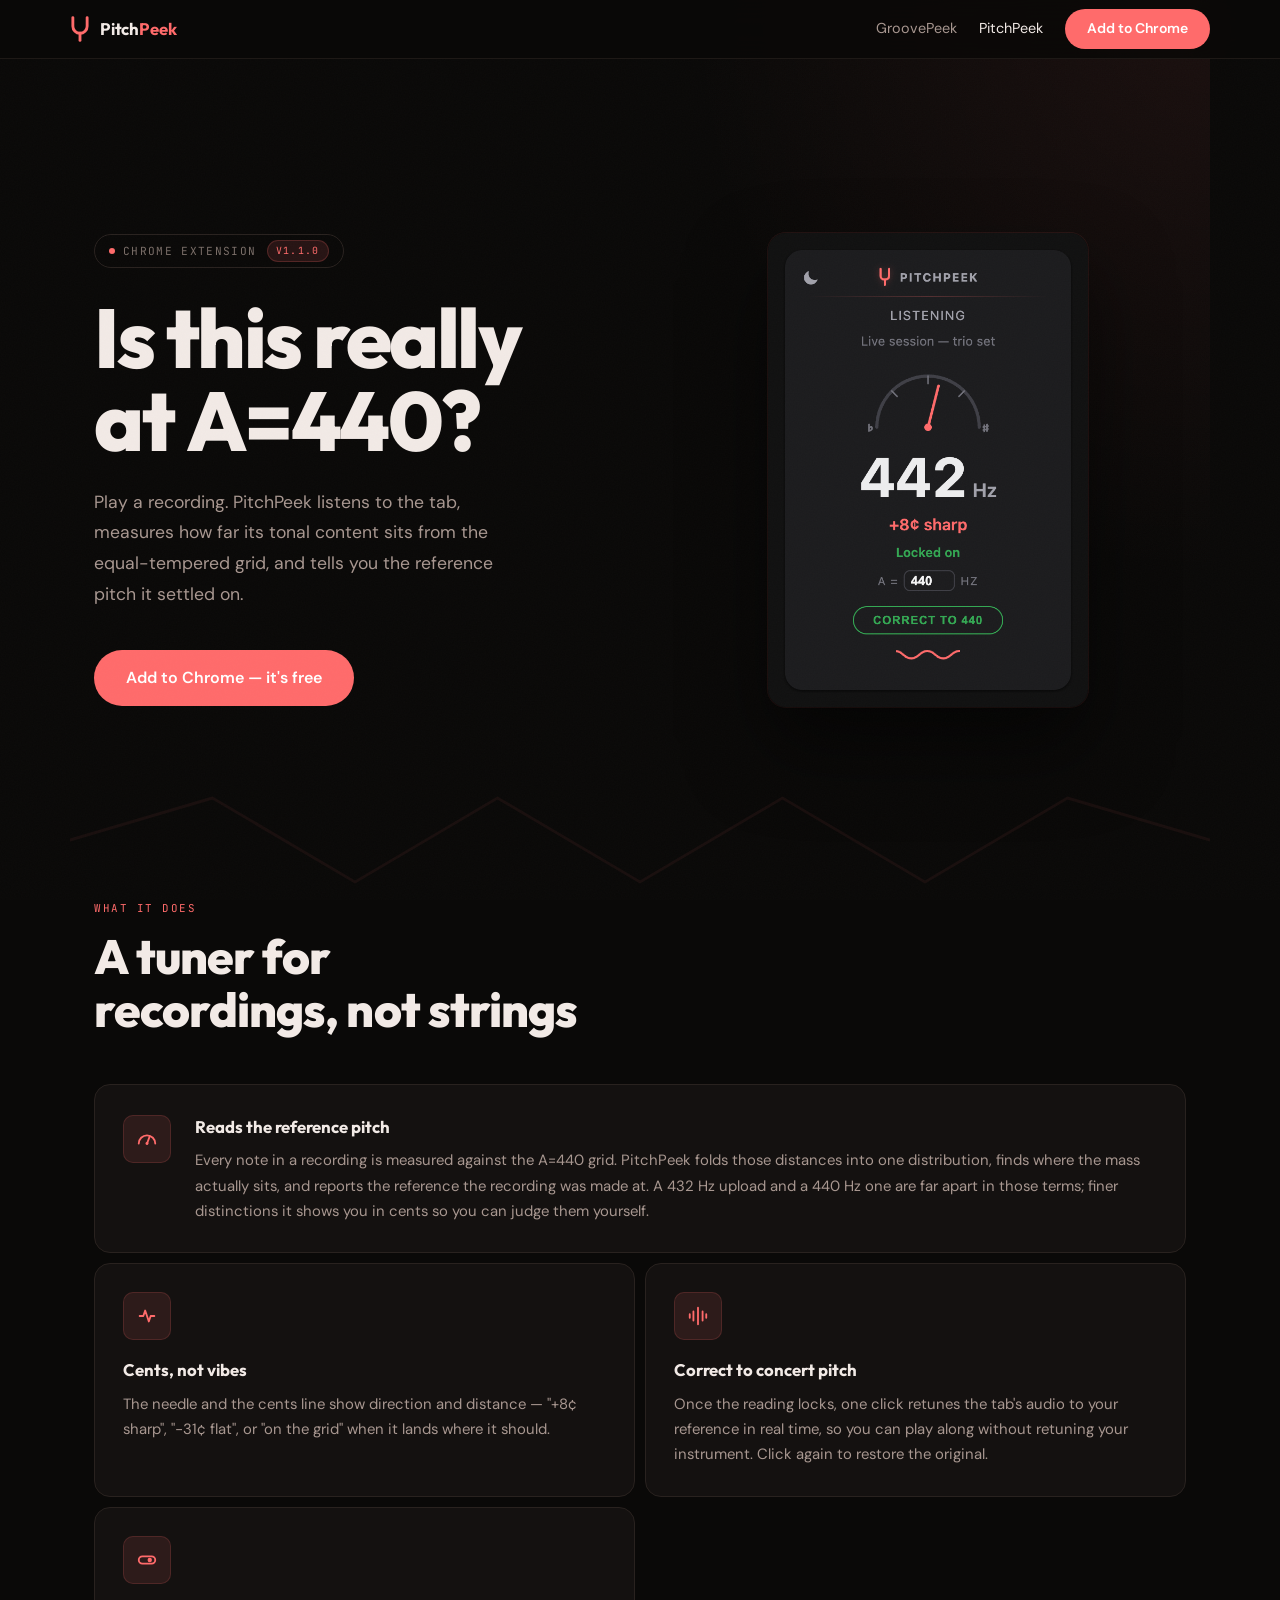
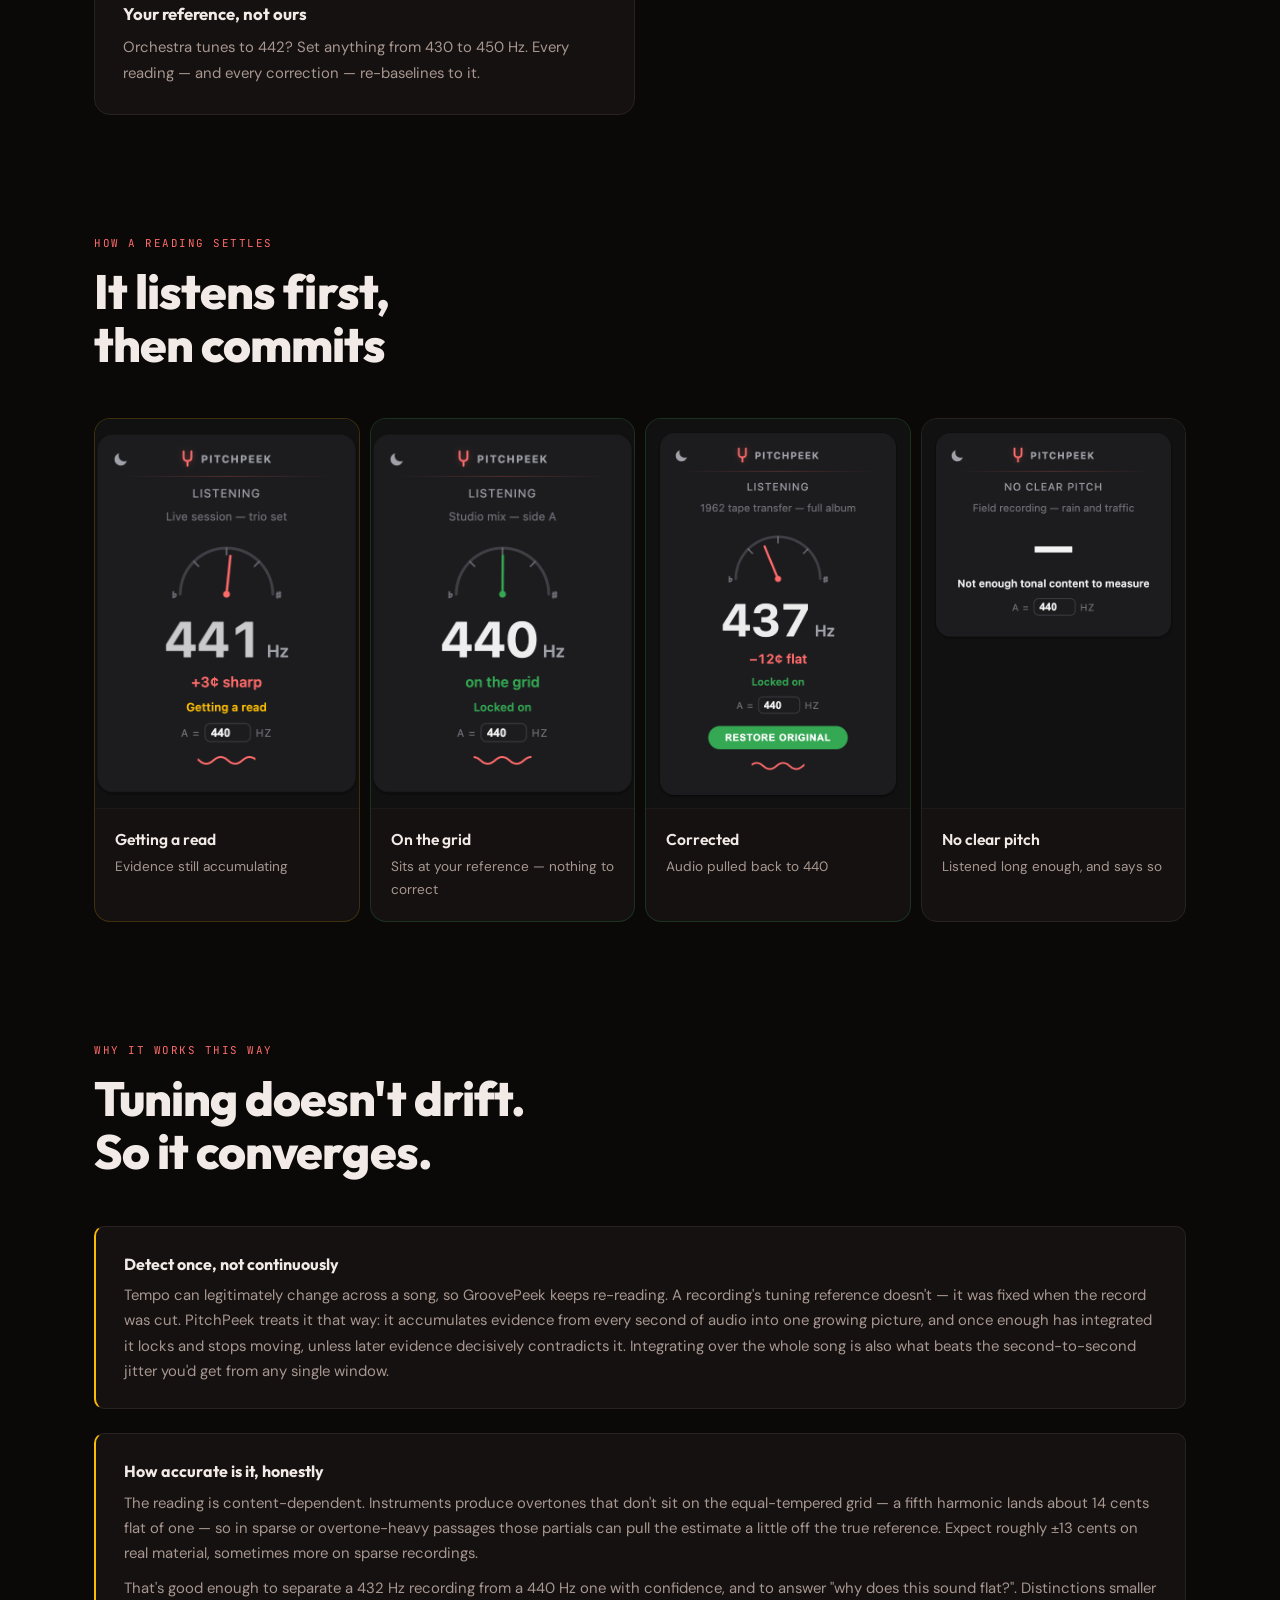
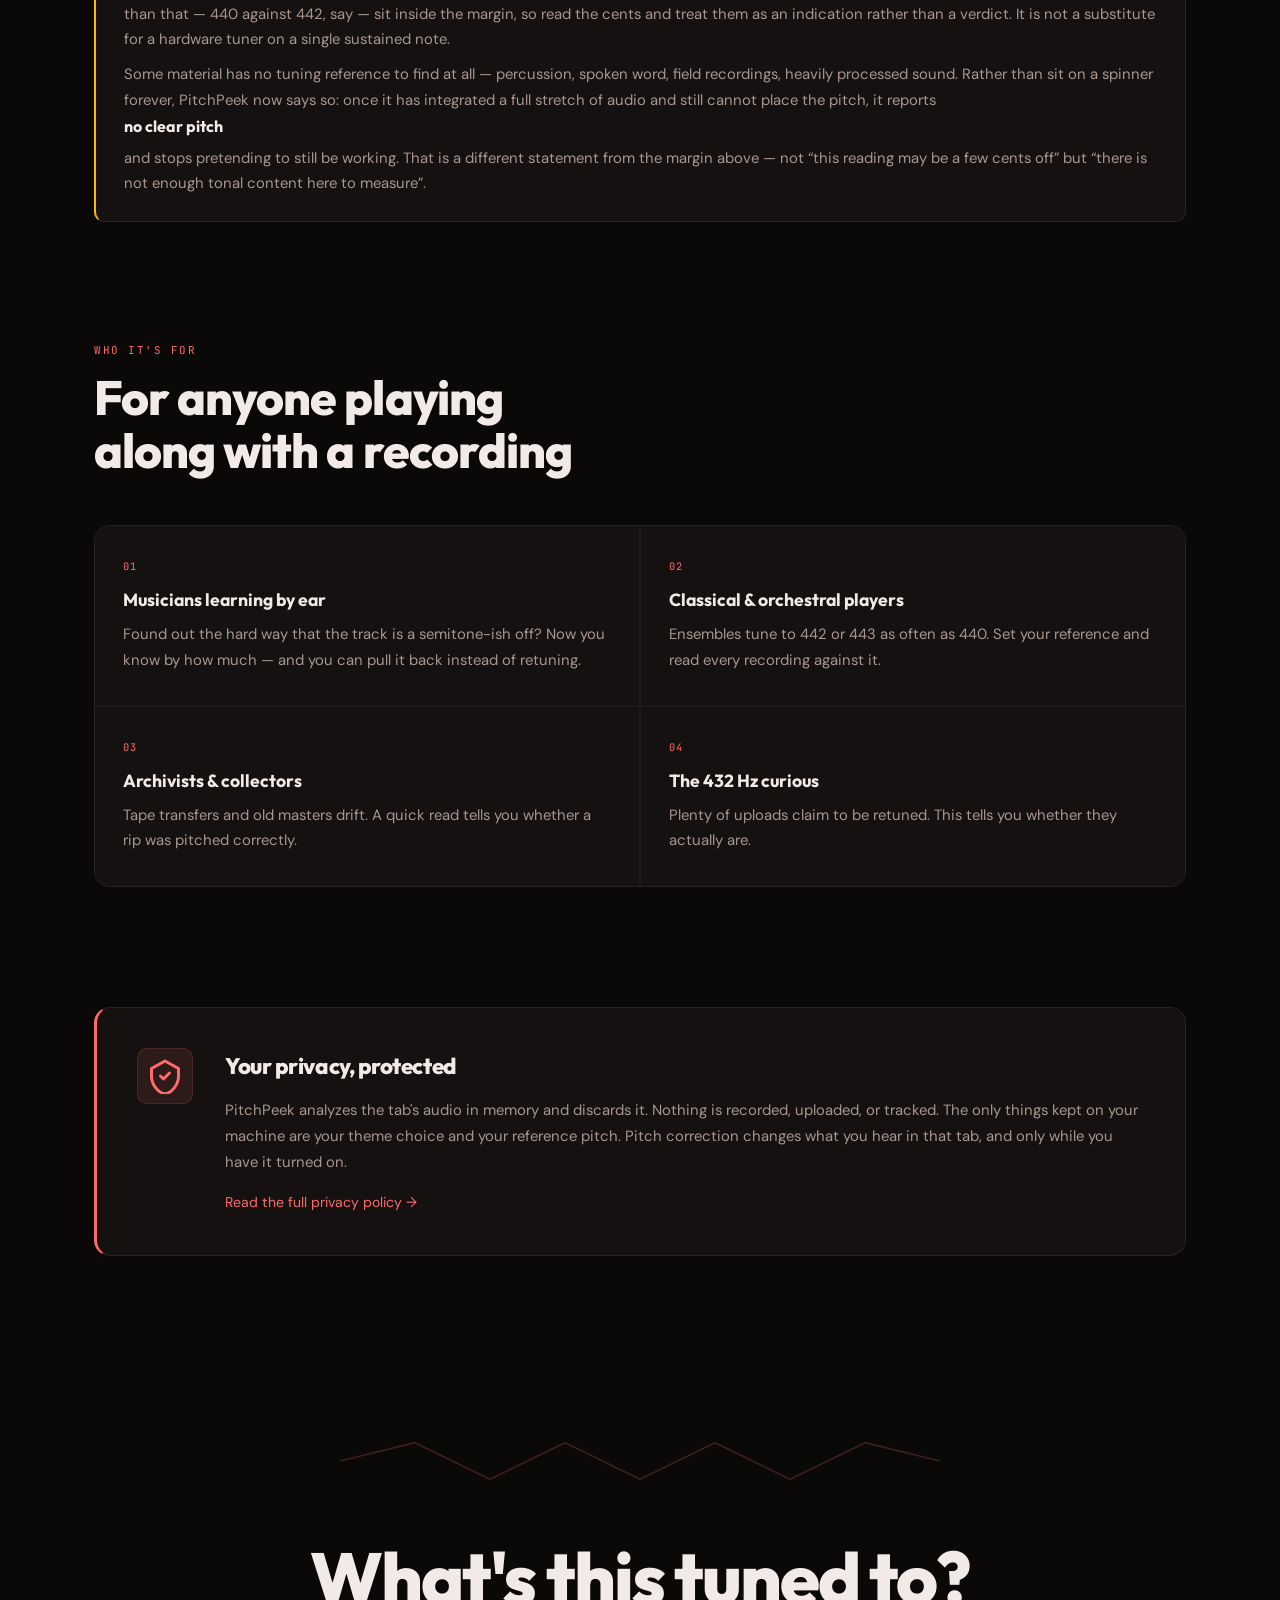
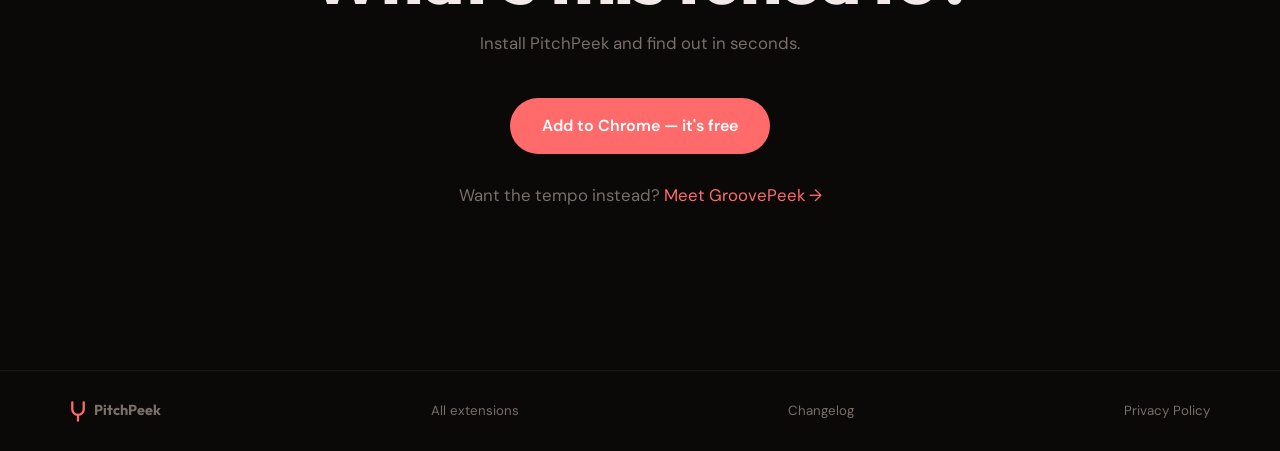
<file: pitchpeek.html>
<!DOCTYPE html>
<html lang="en" style="color-scheme:dark">
<head>
  <meta charset="UTF-8" />
  <meta name="viewport" content="width=device-width, initial-scale=1.0" />
  <meta name="description" content="PitchPeek estimates the tuning reference of any song playing on YouTube, YouTube Music, or Spotify — whether it was cut at A=440 or somewhere else — and can retune the tab's audio to your reference in real time. Runs entirely on your device." />
  <title>PitchPeek — What is this recording tuned to?</title>
  <link rel="preconnect" href="https://fonts.googleapis.com">
  <link rel="preconnect" href="https://fonts.gstatic.com" crossorigin>
  <link href="https://fonts.googleapis.com/css2?family=Outfit:wght@200;400;500;600;700;800&family=JetBrains+Mono:wght@400;700&family=DM+Sans:ital,opsz,wght@0,9..40,400;0,9..40,500;0,9..40,600;1,9..40,400&display=swap" rel="stylesheet">
  <link rel="stylesheet" href="styles.css" />
</head>
<body>

  <nav class="nav">
    <div class="nav-inner">
      <a class="nav-logo" href="./">
        <svg width="20" height="26" viewBox="0 0 28 36" fill="none" stroke="#FF6B6B" stroke-width="4" stroke-linecap="round" stroke-linejoin="round" aria-hidden="true">
          <path d="M4 2v12a10 10 0 0 0 20 0V2" /><path d="M14 24v10" />
        </svg>
        <span>Pitch<em>Peek</em></span>
      </a>
      <div class="nav-links">
        <a href="groovepeek.html">GroovePeek</a>
        <a href="pitchpeek.html" aria-current="page">PitchPeek</a>
      </div>
      <a class="nav-cta" href="https://chromewebstore.google.com/detail/pitchpeek/pfifebdclcdajalobjgemfbloaaoamgk" target="_blank" rel="noopener">
        Add to Chrome
      </a>
    </div>
  </nav>

  <section class="hero">
    <div class="hero-glow" aria-hidden="true"></div>
    <div class="hero-wave" aria-hidden="true">
      <svg viewBox="0 0 1400 120" preserveAspectRatio="none" fill="none">
        <polyline class="hero-wave-line" points="0,60 175,18 350,102 525,18 700,102 875,18 1050,102 1225,18 1400,60" />
      </svg>
    </div>

    <div class="hero-content">
      <div class="hero-eyebrow">
        <span class="eyebrow-dot"></span>
        Chrome Extension
        <a class="eyebrow-version" href="pitchpeek-changelog.html" title="See what changed">v1.1.0</a>
      </div>
      <h1>Is this really<br>at&nbsp;A=440?</h1>
      <p class="hero-lead">Play a recording. PitchPeek listens to the tab, measures how far its tonal content sits from the equal-tempered grid, and tells you the reference pitch it settled on.</p>
      <a class="btn-primary" href="https://chromewebstore.google.com/detail/pitchpeek/pfifebdclcdajalobjgemfbloaaoamgk" target="_blank" rel="noopener">
        Add to Chrome — it's free
      </a>
    </div>

    <img class="hero-shot" src="store-assets/pp-state-locked.png" alt="PitchPeek popup showing 442 Hz, plus 8 cents sharp, locked on" />
  </section>

  <main>

    <section class="features-section" id="how">
      <div class="section-label">What it does</div>
      <h2 class="section-heading">A tuner for<br>recordings, not&nbsp;strings</h2>
      <div class="features-grid">
        <div class="feature-card f-wide">
          <div class="feature-icon-wrap">
            <svg width="22" height="22" viewBox="0 0 24 24" fill="none" aria-hidden="true">
              <path d="M3 17a9 9 0 0 1 18 0" stroke="currentColor" stroke-width="2" stroke-linecap="round"/>
              <path d="M12 17L15 9" stroke="currentColor" stroke-width="2" stroke-linecap="round"/>
              <circle cx="12" cy="17" r="1.6" fill="currentColor"/>
            </svg>
          </div>
          <div>
            <strong>Reads the reference pitch</strong>
            <p>Every note in a recording is measured against the A=440 grid. PitchPeek folds those distances into one distribution, finds where the mass actually sits, and reports the reference the recording was made at. A 432 Hz upload and a 440 Hz one are far apart in those terms; finer distinctions it shows you in cents so you can judge them yourself.</p>
          </div>
        </div>
        <div class="feature-card">
          <div class="feature-icon-wrap">
            <svg width="22" height="22" viewBox="0 0 24 24" fill="none" aria-hidden="true">
              <path d="M4 12h4l2-6 4 12 2-6h4" stroke="currentColor" stroke-width="2" stroke-linecap="round" stroke-linejoin="round"/>
            </svg>
          </div>
          <strong>Cents, not vibes</strong>
          <p>The needle and the cents line show direction and distance — "+8¢ sharp", "−31¢ flat", or "on the grid" when it lands where it should.</p>
        </div>
        <div class="feature-card">
          <div class="feature-icon-wrap">
            <svg width="22" height="22" viewBox="0 0 24 24" fill="none" aria-hidden="true">
              <path d="M12 3v18M7 7v10M17 7v10M3 10v4M21 10v4" stroke="currentColor" stroke-width="2" stroke-linecap="round"/>
            </svg>
          </div>
          <strong>Correct to concert pitch</strong>
          <p>Once the reading locks, one click retunes the tab's audio to your reference in real time, so you can play along without retuning your instrument. Click again to restore the original.</p>
        </div>
        <div class="feature-card">
          <div class="feature-icon-wrap">
            <svg width="22" height="22" viewBox="0 0 24 24" fill="none" aria-hidden="true">
              <rect x="3" y="8" width="18" height="8" rx="4" stroke="currentColor" stroke-width="2"/>
              <circle cx="15" cy="12" r="2.4" fill="currentColor"/>
            </svg>
          </div>
          <strong>Your reference, not ours</strong>
          <p>Orchestra tunes to 442? Set anything from 430 to 450 Hz. Every reading — and every correction — re-baselines to it.</p>
        </div>
      </div>
    </section>

    <section class="states-section">
      <div class="section-label">How a reading settles</div>
      <h2 class="section-heading">It listens first,<br>then commits</h2>
      <div class="states-grid states-4">

        <div class="state-card state-mid">
          <img class="state-shot" src="store-assets/pp-state-converging.png" alt="PitchPeek popup showing 440 Hz with a Getting a read label" />
          <div class="state-caption">
            <strong>Getting a read</strong>
            <span>Evidence still accumulating</span>
          </div>
        </div>

        <div class="state-card state-locked">
          <img class="state-shot" src="store-assets/pp-state-ongrid.png" alt="PitchPeek popup showing 440 Hz, on the grid, locked on" />
          <div class="state-caption">
            <strong>On the grid</strong>
            <span>Sits at your reference — nothing to correct</span>
          </div>
        </div>

        <div class="state-card state-locked">
          <img class="state-shot" src="store-assets/pp-state-corrected.png" alt="PitchPeek popup showing 437 Hz with the correction applied and a Restore original button" />
          <div class="state-caption">
            <strong>Corrected</strong>
            <span>Audio pulled back to 440</span>
          </div>
        </div>

        <div class="state-card">
          <img class="state-shot" src="store-assets/pp-state-unmeasurable.png" alt="PitchPeek popup showing a dash instead of a frequency, with a No clear pitch status and the detail Not enough tonal content to measure" />
          <div class="state-caption">
            <strong>No clear pitch</strong>
            <span>Listened long enough, and says so</span>
          </div>
        </div>

      </div>
    </section>

    <section class="features-section">
      <div class="section-label">Why it works this way</div>
      <h2 class="section-heading">Tuning doesn't drift.<br>So it converges.</h2>
      <div class="callout" style="margin-bottom:24px">
        <strong>Detect once, not continuously</strong>
        <p>Tempo can legitimately change across a song, so GroovePeek keeps re-reading. A recording's tuning reference doesn't — it was fixed when the record was cut. PitchPeek treats it that way: it accumulates evidence from every second of audio into one growing picture, and once enough has integrated it locks and stops moving, unless later evidence decisively contradicts it. Integrating over the whole song is also what beats the second-to-second jitter you'd get from any single window.</p>
      </div>
      <div class="callout">
        <strong>How accurate is it, honestly</strong>
        <p>The reading is content-dependent. Instruments produce overtones that don't sit on the equal-tempered grid — a fifth harmonic lands about 14 cents flat of one — so in sparse or overtone-heavy passages those partials can pull the estimate a little off the true reference. Expect roughly ±13 cents on real material, sometimes more on sparse recordings.</p>
        <p>That's good enough to separate a 432 Hz recording from a 440 Hz one with confidence, and to answer "why does this sound flat?". Distinctions smaller than that — 440 against 442, say — sit inside the margin, so read the cents and treat them as an indication rather than a verdict. It is not a substitute for a hardware tuner on a single sustained note.</p>
        <p>Some material has no tuning reference to find at all — percussion, spoken word, field recordings, heavily processed sound. Rather than sit on a spinner forever, PitchPeek now says so: once it has integrated a full stretch of audio and still cannot place the pitch, it reports <strong>no clear pitch</strong> and stops pretending to still be working. That is a different statement from the margin above — not &ldquo;this reading may be a few cents off&rdquo; but &ldquo;there is not enough tonal content here to measure&rdquo;.</p>
      </div>
    </section>

    <section class="audience-section">
      <div class="section-label">Who it's for</div>
      <h2 class="section-heading">For anyone playing<br>along with a&nbsp;recording</h2>
      <div class="audience-grid">
        <div class="audience-card">
          <div class="audience-num">01</div>
          <strong>Musicians learning by ear</strong>
          <p>Found out the hard way that the track is a semitone-ish off? Now you know by how much — and you can pull it back instead of retuning.</p>
        </div>
        <div class="audience-card">
          <div class="audience-num">02</div>
          <strong>Classical &amp; orchestral players</strong>
          <p>Ensembles tune to 442 or 443 as often as 440. Set your reference and read every recording against it.</p>
        </div>
        <div class="audience-card">
          <div class="audience-num">03</div>
          <strong>Archivists &amp; collectors</strong>
          <p>Tape transfers and old masters drift. A quick read tells you whether a rip was pitched correctly.</p>
        </div>
        <div class="audience-card">
          <div class="audience-num">04</div>
          <strong>The 432 Hz curious</strong>
          <p>Plenty of uploads claim to be retuned. This tells you whether they actually are.</p>
        </div>
      </div>
    </section>

    <section class="privacy-section">
      <div class="privacy-card">
        <div class="privacy-shield" aria-hidden="true">
          <svg width="36" height="36" viewBox="0 0 24 24" fill="none">
            <path d="M12 2L3 7v5c0 5.55 3.84 10.74 9 12 5.16-1.26 9-6.45 9-12V7l-9-5z" stroke="currentColor" stroke-width="2" stroke-linejoin="round"/>
            <path d="M9 12l2 2 4-4" stroke="currentColor" stroke-width="2" stroke-linecap="round" stroke-linejoin="round"/>
          </svg>
        </div>
        <div>
          <h2 class="privacy-heading">Your privacy, protected</h2>
          <p>PitchPeek analyzes the tab's audio in memory and discards it. Nothing is recorded, uploaded, or tracked. The only things kept on your machine are your theme choice and your reference pitch. Pitch correction changes what you hear in that tab, and only while you have it turned on.</p>
          <a href="pitchpeek-privacy.html" class="privacy-link">Read the full privacy policy →</a>
        </div>
      </div>
    </section>

    <section class="cta-section">
      <div class="cta-wave" aria-hidden="true">
        <svg viewBox="0 0 800 60" preserveAspectRatio="none" fill="none">
          <polyline class="cta-wave-line" points="0,30 100,8 200,52 300,8 400,52 500,8 600,52 700,8 800,30" />
        </svg>
      </div>
      <h2 class="cta-heading">What's this tuned to?</h2>
      <p class="cta-sub">Install PitchPeek and find out in seconds.</p>
      <a class="btn-primary" href="https://chromewebstore.google.com/detail/pitchpeek/pfifebdclcdajalobjgemfbloaaoamgk" target="_blank" rel="noopener">
        Add to Chrome — it's free
      </a>
      <p class="cta-sub" style="margin-top:28px">Want the tempo instead? <a href="groovepeek.html" style="color:var(--accent)">Meet GroovePeek →</a></p>
    </section>

  </main>

  <footer class="site-footer">
    <div class="footer-inner">
      <div class="footer-brand">
        <svg width="16" height="21" viewBox="0 0 28 36" fill="none" stroke="#FF6B6B" stroke-width="4" stroke-linecap="round" stroke-linejoin="round" aria-hidden="true">
          <path d="M4 2v12a10 10 0 0 0 20 0V2" /><path d="M14 24v10" />
        </svg>
        <span>PitchPeek</span>
      </div>
      <a href="./">All extensions</a>
      <a href="pitchpeek-changelog.html">Changelog</a>
      <a href="pitchpeek-privacy.html">Privacy Policy</a>
    </div>
  </footer>

</body>
</html>
</file>
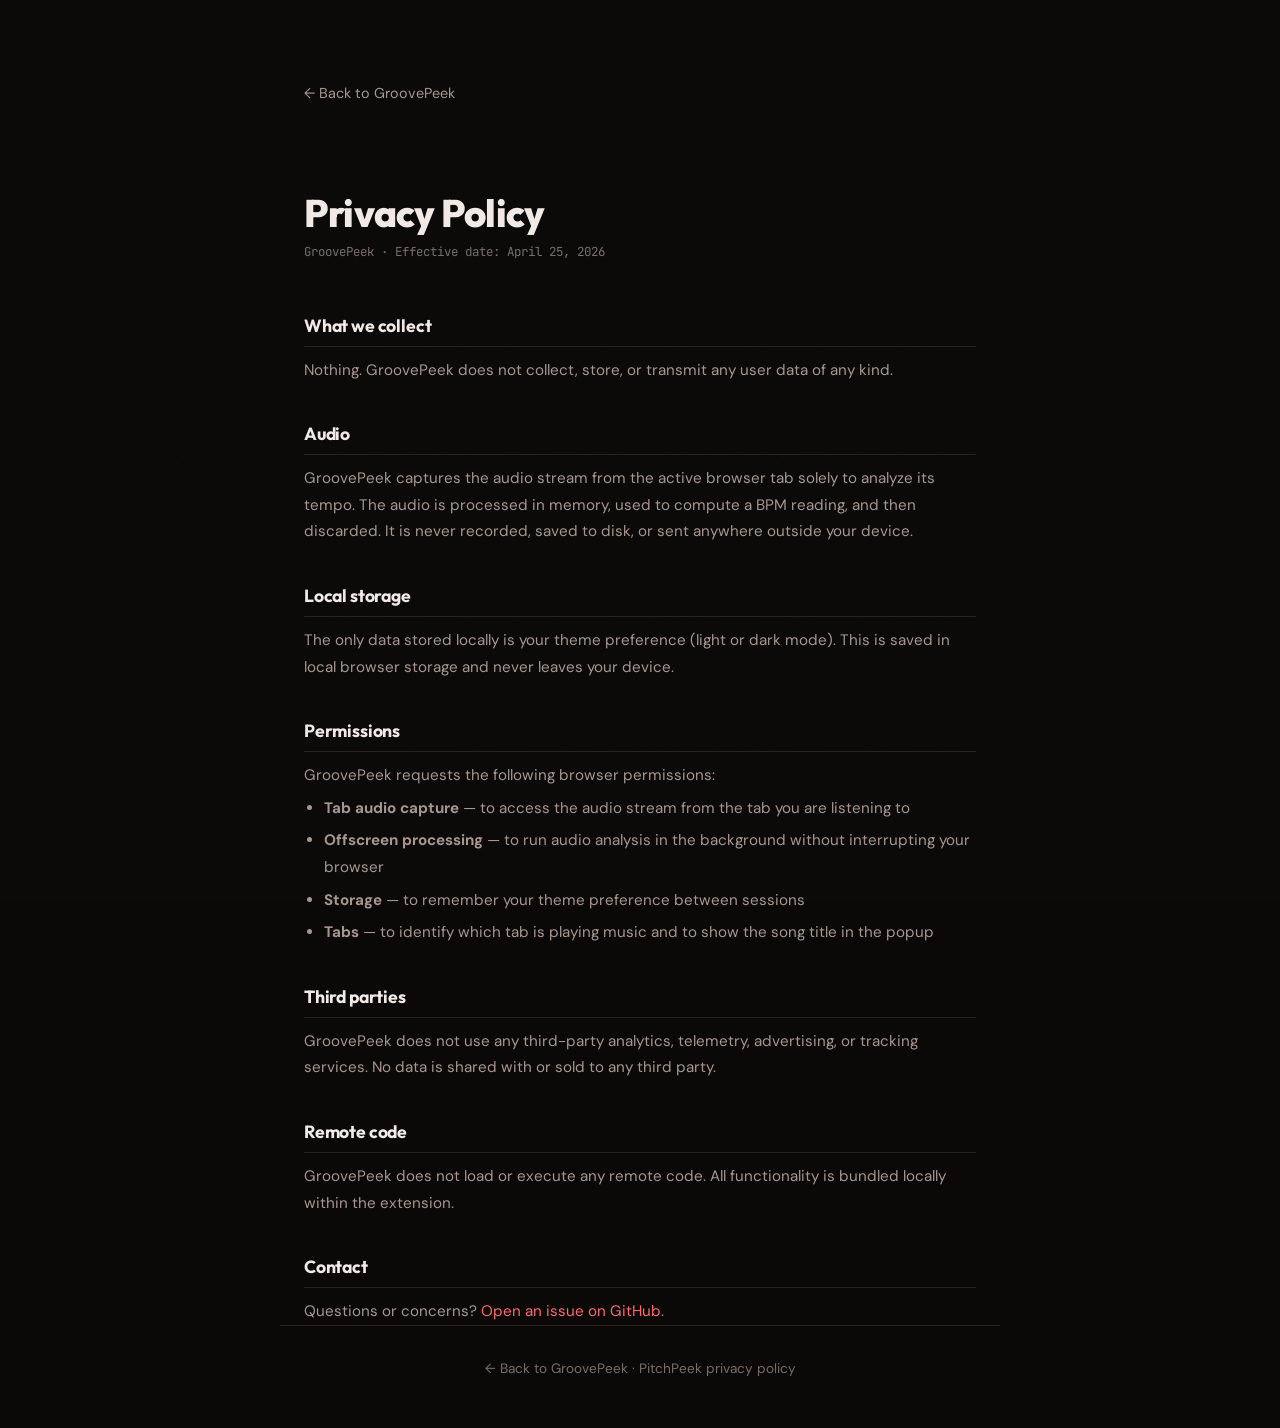
<file: privacy.html>
<!DOCTYPE html>
<html lang="en" style="color-scheme:dark">
<head>
  <meta charset="UTF-8" />
  <meta name="viewport" content="width=device-width, initial-scale=1.0" />
  <title>Privacy Policy — GroovePeek</title>
  <link rel="stylesheet" href="styles.css" />
</head>
<body>

<header style="text-align:left; padding-bottom: 40px;">
  <a href="groovepeek.html" style="color: var(--text-mid); font-size: 0.9rem;">← Back to GroovePeek</a>
</header>

<main class="prose">

  <h1>Privacy Policy</h1>
  <p class="updated">GroovePeek · Effective date: April 25, 2026</p>

  <h2>What we collect</h2>
  <p>Nothing. GroovePeek does not collect, store, or transmit any user data of any kind.</p>

  <h2>Audio</h2>
  <p>GroovePeek captures the audio stream from the active browser tab solely to analyze its tempo. The audio is processed in memory, used to compute a BPM reading, and then discarded. It is never recorded, saved to disk, or sent anywhere outside your device.</p>

  <h2>Local storage</h2>
  <p>The only data stored locally is your theme preference (light or dark mode). This is saved in local browser storage and never leaves your device.</p>

  <h2>Permissions</h2>
  <p>GroovePeek requests the following browser permissions:</p>
  <ul>
    <li><strong>Tab audio capture</strong> — to access the audio stream from the tab you are listening to</li>
    <li><strong>Offscreen processing</strong> — to run audio analysis in the background without interrupting your browser</li>
    <li><strong>Storage</strong> — to remember your theme preference between sessions</li>
    <li><strong>Tabs</strong> — to identify which tab is playing music and to show the song title in the popup</li>
  </ul>

  <h2>Third parties</h2>
  <p>GroovePeek does not use any third-party analytics, telemetry, advertising, or tracking services. No data is shared with or sold to any third party.</p>

  <h2>Remote code</h2>
  <p>GroovePeek does not load or execute any remote code. All functionality is bundled locally within the extension.</p>

  <h2>Contact</h2>
  <p>Questions or concerns? <a href="https://github.com/damfernandes/groovepeek-docs/issues" target="_blank" rel="noopener">Open an issue on GitHub</a>.</p>

</main>

<footer>
  <p><a href="groovepeek.html">← Back to GroovePeek</a> · <a href="pitchpeek-privacy.html">PitchPeek privacy policy</a></p>
</footer>

</body>
</html>
</file>
<file: styles.css>
@import url('https://fonts.googleapis.com/css2?family=Outfit:wght@200;400;500;600;700;800&family=JetBrains+Mono:wght@400;700&family=DM+Sans:ital,opsz,wght@0,9..40,400;0,9..40,500;0,9..40,600;1,9..40,400&display=swap');

*, *::before, *::after {
  box-sizing: border-box;
  margin: 0;
  padding: 0;
}

:root {
  /* — Brand colors — */
  --bg:             #0a0908;
  --surface:        #141110;
  --surface-raised: #1c1917;
  --border:         #29221f;
  --border-subtle:  #1e1916;
  --accent:         #FF6B6B;
  --accent-dim:     #d94f4f;
  --accent-glow:    rgba(255, 107, 107, 0.11);
  --amber:          #FBBC05;
  --green:          #34A853;
  --text:           #F2EAE6;
  --text-mid:       #A89790;
  --text-muted:     #7a6e68;

  /* — Typography — */
  --font-display: 'Outfit', sans-serif;
  --font-mono:    'JetBrains Mono', monospace;
  --font-body:    'DM Sans', sans-serif;
  --font-ui:      -apple-system, BlinkMacSystemFont, "Segoe UI", Roboto, sans-serif;

  /* — Layout — */
  --w-content:   1140px;
  --gap-section: 120px;
  --r:           16px;
  --r-sm:        10px;

  /* — Shadows — */
  --shadow-popup: 0 1px 3px rgba(0,0,0,.4), 0 0 0 1px rgba(255,107,107,.10), 0 40px 80px rgba(0,0,0,.55);
  --shadow-img:   0 0 0 1px rgba(255,255,255,.04), 0 32px 80px rgba(0,0,0,.65);
  --shadow-lift:  0 8px 32px rgba(255,107,107,.28);

  /* — Motion — */
  --t-snap: 0.12s;
  --t-fast: 0.15s;
  --t-base: 0.2s;
}

body {
  font-family: var(--font-body);
  background: var(--bg);
  color: var(--text);
  line-height: 1.65;
  overflow-x: hidden;
}

/* Subtle grain texture */
body::after {
  content: '';
  position: fixed;
  inset: 0;
  pointer-events: none;
  z-index: 99;
  opacity: 0.022;
  background-image: url("data:image/svg+xml,%3Csvg xmlns='http://www.w3.org/2000/svg' width='300' height='300'%3E%3Cfilter id='n'%3E%3CfeTurbulence type='fractalNoise' baseFrequency='0.75' numOctaves='4' stitchTiles='stitch'/%3E%3C/filter%3E%3Crect width='300' height='300' filter='url(%23n)' opacity='1'/%3E%3C/svg%3E");
}

a { color: var(--accent); text-decoration: none; }
a:hover { text-decoration: underline; }

/* ─── Nav ───────────────────────────────────────────────────── */

.nav {
  position: fixed;
  top: 0; left: 0; right: 0;
  z-index: 100;
  padding: 0 24px;
  background: rgba(10, 9, 8, 0.85);
  backdrop-filter: blur(20px) saturate(160%);
  border-bottom: 1px solid var(--border-subtle);
}

.nav-inner {
  max-width: var(--w-content);
  margin: 0 auto;
  height: 58px;
  display: flex;
  align-items: center;
  justify-content: space-between;
}

.nav-logo {
  display: flex;
  align-items: center;
  gap: 10px;
  font-family: var(--font-display);
  font-size: 1.05rem;
  font-weight: 700;
  color: var(--text);
  letter-spacing: -0.01em;
}

.nav-logo em { color: var(--accent); font-style: normal; }
.nav-logo:hover { text-decoration: none; }

.nav-cta {
  display: inline-flex;
  align-items: center;
  padding: 8px 22px;
  background: var(--accent);
  color: #fff;
  font-family: var(--font-body);
  font-weight: 600;
  font-size: 0.875rem;
  border-radius: 999px;
  transition: background var(--t-fast), transform var(--t-snap);
}

.nav-cta:hover {
  background: var(--accent-dim);
  transform: translateY(-1px);
  text-decoration: none;
}

/* ─── Hero ──────────────────────────────────────────────────── */

.hero {
  position: relative;
  min-height: 100svh;
  max-width: var(--w-content);
  margin: 0 auto;
  padding: 120px 24px 80px;
  display: grid;
  grid-template-columns: 1fr 1fr;
  align-items: center;
  gap: 40px 60px;
}

@media (max-width: 780px) {
  .hero {
    grid-template-columns: 1fr;
    text-align: center;
    padding: 100px 20px 60px;
    gap: 48px;
  }
}

.hero-glow {
  position: absolute;
  top: 0; right: 0;
  width: 50%;
  height: 70%;
  background: radial-gradient(ellipse at top right, rgba(255,107,107,0.07), transparent 65%);
  pointer-events: none;
}

.hero-wave {
  position: absolute;
  bottom: 0; left: 0; right: 0;
  height: 120px;
  pointer-events: none;
  opacity: 0.06;
}

.hero-wave svg { width: 100%; height: 100%; }

.hero-wave-line {
  stroke: var(--accent);
  stroke-width: 3;
  stroke-linecap: round;
  stroke-linejoin: round;
  fill: none;
  stroke-dasharray: 3000;
  stroke-dashoffset: 3000;
  animation: drawLine 2.4s ease-out forwards 0.4s;
}

@keyframes drawLine { to { stroke-dashoffset: 0; } }

.hero-content {
  position: relative;
  z-index: 1;
  animation: fadeUp 0.7s ease-out both;
}

@keyframes fadeUp {
  from { opacity: 0; transform: translateY(18px); }
  to   { opacity: 1; transform: translateY(0); }
}

.hero-eyebrow {
  display: inline-flex;
  align-items: center;
  gap: 8px;
  font-family: var(--font-mono);
  font-size: 0.7rem;
  letter-spacing: 0.12em;
  text-transform: uppercase;
  color: var(--text-muted);
  border: 1px solid var(--border);
  border-radius: 999px;
  padding: 5px 14px;
  margin-bottom: 28px;
}

.eyebrow-dot {
  width: 6px;
  height: 6px;
  background: var(--accent);
  border-radius: 50%;
  animation: blink 2s ease-in-out infinite;
}

.eyebrow-version {
  background: rgba(255, 107, 107, 0.12);
  color: var(--accent);
  font-size: 0.62rem;
  padding: 2px 8px;
  border-radius: 999px;
  border: 1px solid rgba(255, 107, 107, 0.2);
  margin-left: 2px;
}

/* The badge doubles as the way into that product's changelog. */
a.eyebrow-version { text-decoration: none; transition: background var(--t-fast), border-color var(--t-fast); }
a.eyebrow-version:hover {
  background: rgba(255, 107, 107, 0.2);
  border-color: rgba(255, 107, 107, 0.45);
}

@keyframes blink {
  0%, 100% { opacity: 1; }
  50%       { opacity: 0.25; }
}

h1 {
  font-family: var(--font-display);
  font-size: clamp(3.2rem, 6.5vw, 5.5rem);
  font-weight: 800;
  line-height: 1.0;
  letter-spacing: -0.03em;
  color: var(--text);
  margin-bottom: 24px;
}

.hero-lead {
  font-size: 1.1rem;
  color: var(--text-mid);
  max-width: 420px;
  line-height: 1.75;
  margin-bottom: 40px;
}

@media (max-width: 780px) { .hero-lead { max-width: none; } }

/* ─── Button ────────────────────────────────────────────────── */

.btn-primary {
  display: inline-flex;
  align-items: center;
  gap: 10px;
  padding: 15px 32px;
  background: var(--accent);
  color: #fff;
  font-family: var(--font-body);
  font-weight: 600;
  font-size: 1rem;
  border-radius: 999px;
  transition: background var(--t-fast), transform var(--t-snap), box-shadow var(--t-fast);
}

.btn-primary:hover {
  background: var(--accent-dim);
  transform: translateY(-2px);
  box-shadow: var(--shadow-lift);
  text-decoration: none;
}

/* ─── Main ──────────────────────────────────────────────────── */

main {
  max-width: var(--w-content);
  margin: 0 auto;
  padding: 0 24px;
}

.section-label {
  font-family: var(--font-mono);
  font-size: 0.68rem;
  letter-spacing: 0.14em;
  text-transform: uppercase;
  color: var(--accent);
  margin-bottom: 12px;
}

.section-heading {
  font-family: var(--font-display);
  font-size: clamp(2rem, 4vw, 3rem);
  font-weight: 800;
  letter-spacing: -0.02em;
  line-height: 1.1;
  color: var(--text);
  margin-bottom: 48px;
}

/* ─── Screenshot ────────────────────────────────────────────── */

.screenshot-section {
  margin-bottom: var(--gap-section);
  position: relative;
  padding-top: 20px;
}

.screenshot-halo {
  position: absolute;
  top: 0; left: 50%;
  transform: translateX(-50%);
  width: 800px; height: 400px;
  background: radial-gradient(ellipse at center, rgba(255,107,107,0.07), transparent 65%);
  pointer-events: none;
}

.screenshot-duo {
  display: grid;
  grid-template-columns: 1fr 1fr;
  gap: 24px;
  align-items: start;
  justify-items: center;
  max-width: 900px;
  margin: 0 auto;
  position: relative;
}

@media (max-width: 600px) {
  .screenshot-duo { grid-template-columns: 1fr; }
  .screenshot-duo .screenshot-item:last-child { display: none; }
}

.screenshot-item {
  width: 100%;
  max-width: 400px;
}

.screenshot-item-label {
  font-family: var(--font-mono);
  font-size: 0.72rem;
  letter-spacing: 0.1em;
  text-transform: uppercase;
  color: var(--text-mid);
  margin-bottom: 12px;
  text-align: center;
}

.screenshot-item img {
  border-radius: 14px;
  width: 100%;
  display: block;
  box-shadow: var(--shadow-img);
}

/* ─── Features ──────────────────────────────────────────────── */

.features-section { margin-bottom: var(--gap-section); }

.features-grid {
  display: grid;
  grid-template-columns: repeat(2, 1fr);
  gap: 10px;
}

@media (max-width: 560px) { .features-grid { grid-template-columns: 1fr; } }

.feature-card {
  background: var(--surface);
  border: 1px solid var(--border);
  border-radius: var(--r);
  padding: 28px;
  transition: border-color var(--t-base), transform var(--t-base);
}

.feature-card:hover {
  border-color: rgba(255,107,107,0.22);
  transform: translateY(-2px);
}

.f-wide {
  grid-column: 1 / -1;
  display: flex;
  gap: 24px;
  align-items: flex-start;
}

.f-wide .feature-icon-wrap {
  margin-bottom: 0;
  flex-shrink: 0;
  margin-top: 2px;
}

.feature-icon-wrap {
  width: 48px;
  height: 48px;
  display: flex;
  align-items: center;
  justify-content: center;
  background: var(--accent-glow);
  border: 1px solid rgba(255,107,107,0.16);
  border-radius: var(--r-sm);
  color: var(--accent);
  margin-bottom: 16px;
  flex-shrink: 0;
}

.feature-card strong {
  display: block;
  font-family: var(--font-display);
  font-size: 1.05rem;
  font-weight: 700;
  margin-bottom: 8px;
  color: var(--text);
}

.feature-card p {
  font-size: 0.93rem;
  color: var(--text-mid);
  line-height: 1.7;
}

/* ─── States ────────────────────────────────────────────────── */

.states-section { margin-bottom: var(--gap-section); }

.states-grid {
  display: grid;
  grid-template-columns: repeat(3, 1fr);
  gap: 10px;
}

/* Opt-in 4-up row. The 3-column default is shared with GroovePeek's states
   grid, so widening it there is not an option — PitchPeek adds a fourth state
   (no clear pitch) and asks for the extra column explicitly. */
.states-grid.states-4 { grid-template-columns: repeat(4, 1fr); }

@media (max-width: 860px) { .states-grid.states-4 { grid-template-columns: repeat(2, 1fr); } }

/* .states-4 outranks the bare .states-grid selector, so it has to be named here
   too — otherwise the 4-column rule survives into the single-column breakpoint. */
@media (max-width: 560px) {
  .states-grid,
  .states-grid.states-4 { grid-template-columns: 1fr; }
}

.state-card {
  background: var(--surface);
  border: 1px solid var(--border);
  border-radius: var(--r);
  overflow: hidden;
  transition: border-color var(--t-base), transform var(--t-base);
}

.state-card:hover { transform: translateY(-2px); }
.state-locked  { border-color: rgba(52, 168, 83, 0.22); }
.state-mid     { border-color: rgba(251, 188, 5, 0.18); }

/* ─── Audience ──────────────────────────────────────────────── */

.audience-section { margin-bottom: var(--gap-section); }

.audience-grid {
  display: grid;
  grid-template-columns: repeat(2, 1fr);
  gap: 2px;
  background: var(--border-subtle);
  border: 1px solid var(--border);
  border-radius: var(--r);
  overflow: hidden;
}

@media (max-width: 560px) { .audience-grid { grid-template-columns: 1fr; } }

.audience-card {
  background: var(--surface);
  padding: 32px 28px;
  transition: background var(--t-base);
}

.audience-card:hover { background: var(--surface-raised); }

.audience-num {
  font-family: var(--font-mono);
  font-size: 0.65rem;
  color: var(--accent);
  letter-spacing: 0.1em;
  margin-bottom: 10px;
}

.audience-card strong {
  display: block;
  font-family: var(--font-display);
  font-size: 1.1rem;
  font-weight: 700;
  margin-bottom: 8px;
  color: var(--text);
}

.audience-card p {
  font-size: 0.93rem;
  color: var(--text-mid);
  line-height: 1.7;
}

/* ─── Privacy ───────────────────────────────────────────────── */

.privacy-section { margin-bottom: var(--gap-section); }

.privacy-card {
  background: var(--surface);
  border: 1px solid var(--border);
  border-left: 3px solid var(--accent);
  border-radius: var(--r);
  padding: 40px;
  display: grid;
  grid-template-columns: auto 1fr;
  gap: 32px;
  align-items: start;
}

@media (max-width: 560px) {
  .privacy-card { grid-template-columns: 1fr; padding: 28px; }
  .privacy-shield { display: none; }
}

.privacy-shield {
  width: 56px;
  height: 56px;
  display: flex;
  align-items: center;
  justify-content: center;
  background: var(--accent-glow);
  border: 1px solid rgba(255,107,107,0.16);
  border-radius: var(--r-sm);
  color: var(--accent);
  flex-shrink: 0;
}

.privacy-heading {
  font-family: var(--font-display);
  font-size: 1.4rem;
  font-weight: 800;
  letter-spacing: -0.02em;
  margin-bottom: 12px;
}

.privacy-card p {
  font-size: 0.93rem;
  color: var(--text-mid);
  line-height: 1.75;
}

.privacy-link {
  display: inline-block;
  margin-top: 16px;
  font-size: 0.88rem;
  color: var(--accent);
}

/* ─── Final CTA ─────────────────────────────────────────────── */

.cta-section {
  text-align: center;
  padding: 60px 0 120px;
}

.cta-wave {
  margin-bottom: 48px;
  opacity: 0.22;
}

.cta-wave svg {
  width: 100%;
  max-width: 600px;
  height: 50px;
}

.cta-wave-line {
  stroke: var(--accent);
  stroke-width: 2;
  stroke-linecap: round;
  stroke-linejoin: round;
  fill: none;
  stroke-dasharray: 1500;
  stroke-dashoffset: 1500;
  animation: drawLine 2s ease-out forwards 0.8s;
}

.cta-heading {
  font-family: var(--font-display);
  font-size: clamp(2.5rem, 6vw, 4.5rem);
  font-weight: 800;
  letter-spacing: -0.03em;
  line-height: 1.0;
  margin-bottom: 16px;
}

.cta-sub {
  color: var(--text-muted);
  font-size: 1.05rem;
  margin-bottom: 40px;
}

/* ─── Footer ────────────────────────────────────────────────── */

.site-footer {
  border-top: 1px solid var(--border-subtle);
  padding: 28px 24px;
  max-width: none;
  text-align: left;
  margin: 0;
}

.footer-inner {
  max-width: var(--w-content);
  margin: 0 auto;
  display: flex;
  align-items: center;
  justify-content: space-between;
  font-size: 0.83rem;
  color: var(--text-muted);
}

.footer-brand {
  display: flex;
  align-items: center;
  gap: 8px;
  font-family: var(--font-display);
  font-weight: 700;
  font-size: 0.9rem;
  color: var(--text-muted);
}

.site-footer a { color: var(--text-muted); }
.site-footer a:hover { color: var(--accent); text-decoration: none; }

/* ─── Privacy page ──────────────────────────────────────────── */

header {
  max-width: 720px;
  margin: 0 auto;
  padding: 80px 24px 0;
}

footer {
  max-width: 720px;
  margin: 0 auto;
  padding: 32px 24px 48px;
  border-top: 1px solid var(--border);
  text-align: center;
  font-size: 0.85rem;
  color: var(--text-muted);
}

footer a { color: var(--text-muted); }
footer a:hover { color: var(--accent); }

.prose {
  max-width: 720px;
  margin: 48px auto 0;
  padding: 0 24px;
}

.prose h1 {
  font-family: var(--font-display);
  font-size: 2.4rem;
  font-weight: 800;
  letter-spacing: -0.02em;
  margin-bottom: 8px;
}

.prose .updated {
  font-family: var(--font-mono);
  font-size: 0.78rem;
  color: var(--text-muted);
  margin-bottom: 48px;
}

.prose h2 {
  font-family: var(--font-display);
  font-size: 1.1rem;
  font-weight: 700;
  letter-spacing: -0.01em;
  margin-top: 36px;
  margin-bottom: 10px;
  border-bottom: 1px solid var(--border);
  padding-bottom: 6px;
}

.prose p, .prose li {
  font-size: 0.95rem;
  color: var(--text-mid);
  margin-top: 8px;
  line-height: 1.75;
}

.prose ul { padding-left: 20px; }

/* --- Changelog releases ------------------------------------------------- */

.release {
  border-top: 1px solid var(--border);
  padding-top: 22px;
  margin-top: 30px;
}

.release:first-of-type { border-top: 0; padding-top: 0; }
/* A release block ends on a badge with no trailing margin, unlike the privacy
   pages which end on a paragraph — without this the footer rule sits right
   under the last version number. */
.release:last-of-type { margin-bottom: 52px; }

.release-head {
  display: flex;
  align-items: baseline;
  flex-wrap: wrap;
  gap: 10px;
  margin-bottom: 4px;
}

.release-version {
  font-family: var(--font-mono);
  font-size: 1.25rem;
  font-weight: 700;
  color: var(--text);
}

.release-status {
  font-size: 0.7rem;
  font-weight: 700;
  letter-spacing: 0.09em;
  text-transform: uppercase;
  color: var(--text-muted);
  border: 1px solid var(--border);
  border-radius: 999px;
  padding: 3px 9px;
}

/* Shipped but not yet approved: the docs site deploys the moment this merges,
   while a store listing takes days to review. Saying "released" here before the
   store agrees would be wrong on a public page for the length of that window. */
.release-pending {
  color: var(--accent);
  border-color: rgba(255, 107, 107, 0.35);
}

.prose .release h3 {
  font-size: 0.78rem;
  font-weight: 700;
  letter-spacing: 0.09em;
  text-transform: uppercase;
  color: var(--text-muted);
  margin: 20px 0 6px;
}

.prose .release code {
  font-family: var(--font-mono);
  font-size: 0.85em;
  background: var(--surface);
  border: 1px solid var(--border);
  border-radius: 4px;
  padding: 1px 5px;
}

.prose li { margin-top: 6px; }
.prose a  { color: var(--accent); }

@media (prefers-reduced-motion: reduce) {
  .hero-wave-line,
  .cta-wave-line,
  .hero-content,
  .hero-shot { animation: none; }
  .eyebrow-dot { animation: none; }
}

/* ─── Popup captures ────────────────────────────────────────── */
/* Real screenshots of the shipping popups. They replaced the CSS
   replicas that used to live here, so the site can never drift from
   what the extensions actually render. */

.hero-shot {
  width: 100%;
  max-width: 320px;
  justify-self: center;
  border-radius: 18px;
  display: block;
  box-shadow: var(--shadow-popup);
  animation: shot-rise 0.8s cubic-bezier(0.2, 0.7, 0.2, 1) both 0.15s;
}

@keyframes shot-rise {
  from { opacity: 0; transform: translateY(18px); }
  to   { opacity: 1; transform: none; }
}

.state-shot {
  width: 100%;
  display: block;
  border-bottom: 1px solid var(--border-subtle);
}

.state-caption {
  padding: 18px 20px 20px;
  display: flex;
  flex-direction: column;
  gap: 3px;
}

.state-caption strong {
  font-family: var(--font-display);
  font-size: 0.98rem;
  font-weight: 600;
  color: var(--text);
}

.state-caption span {
  font-size: 0.85rem;
  color: var(--text-mid);
}

/* ─── Nav links ─────────────────────────────────────────────── */

.nav-links {
  display: flex;
  align-items: center;
  gap: 22px;
  margin-left: auto;
  margin-right: 22px;
}

.nav-links a {
  font-size: 0.9rem;
  color: var(--text-mid);
  transition: color var(--t-fast);
}

.nav-links a:hover,
.nav-links a[aria-current="page"] { color: var(--text); }

@media (max-width: 560px) {
  .nav-links { gap: 14px; margin-right: 14px; }
  .nav-links a { font-size: 0.82rem; }
}

/* ─── Hub ───────────────────────────────────────────────────── */

.hub-hero {
  position: relative;
  max-width: var(--w-content);
  margin: 0 auto;
  padding: 150px 24px 70px;
  text-align: center;
}

.hub-hero h1 {
  font-family: var(--font-display);
  font-size: clamp(2.6rem, 7vw, 4.4rem);
  font-weight: 700;
  letter-spacing: -0.035em;
  line-height: 1.02;
  margin-bottom: 22px;
}

.hub-hero h1 em { font-style: normal; color: var(--accent); }

.hub-lead {
  font-size: 1.12rem;
  color: var(--text-mid);
  max-width: 560px;
  margin: 0 auto;
  line-height: 1.7;
}

.products-grid {
  display: grid;
  grid-template-columns: 1fr 1fr;
  gap: 24px;
  max-width: var(--w-content);
  margin: 0 auto var(--gap-section);
  padding: 0 24px;
}

@media (max-width: 800px) {
  .products-grid { grid-template-columns: 1fr; }
}

.product-card {
  background: var(--surface);
  border: 1px solid var(--border);
  border-radius: var(--r);
  padding: 36px 32px 32px;
  display: flex;
  flex-direction: column;
  gap: 16px;
  transition: border-color var(--t-base), transform var(--t-base);
}

.product-card:hover {
  transform: translateY(-3px);
  border-color: rgba(255, 107, 107, 0.28);
}

.product-mark {
  display: flex;
  align-items: center;
  gap: 10px;
  font-family: var(--font-display);
  font-size: 1.35rem;
  font-weight: 700;
  letter-spacing: -0.02em;
}

.product-mark em { font-style: normal; color: var(--accent); }

.product-what {
  font-family: var(--font-mono);
  font-size: 0.7rem;
  letter-spacing: 0.11em;
  text-transform: uppercase;
  color: var(--text-muted);
}

.product-card p {
  color: var(--text-mid);
  font-size: 0.96rem;
  line-height: 1.7;
}

.product-shot {
  width: 100%;
  max-width: 240px;
  align-self: center;
  border-radius: 14px;
  display: block;
  margin: 6px 0 4px;
  box-shadow: var(--shadow-img);
}

.product-links {
  display: flex;
  align-items: center;
  gap: 18px;
  margin-top: auto;
  padding-top: 10px;
  flex-wrap: wrap;
}

.product-links .btn-primary { font-size: 0.92rem; padding: 11px 20px; }

.product-links a:not(.btn-primary) {
  font-size: 0.9rem;
  color: var(--text-mid);
}

.product-links a:not(.btn-primary):hover { color: var(--text); }

/* ─── Callout ───────────────────────────────────────────────── */

.callout {
  max-width: var(--w-content);
  margin: 0 auto var(--gap-section);
  padding: 24px 28px;
  background: var(--surface);
  border: 1px solid var(--border);
  border-left: 2px solid var(--amber);
  border-radius: var(--r-sm);
}

.callout strong {
  display: block;
  font-family: var(--font-display);
  font-size: 1rem;
  margin-bottom: 6px;
  color: var(--text);
}

.callout p {
  font-size: 0.93rem;
  color: var(--text-mid);
  line-height: 1.7;
}

.callout p + p { margin-top: 10px; }

.privacy-link + .privacy-link { margin-left: 20px; }

/* Popup captures differ in height by state (the correction button adds a row).
   Normalize the card grid by cropping the empty bottom padding instead. */
.state-shot {
  aspect-ratio: 75 / 111;
  object-fit: cover;
  object-position: top center;
}
</file>
